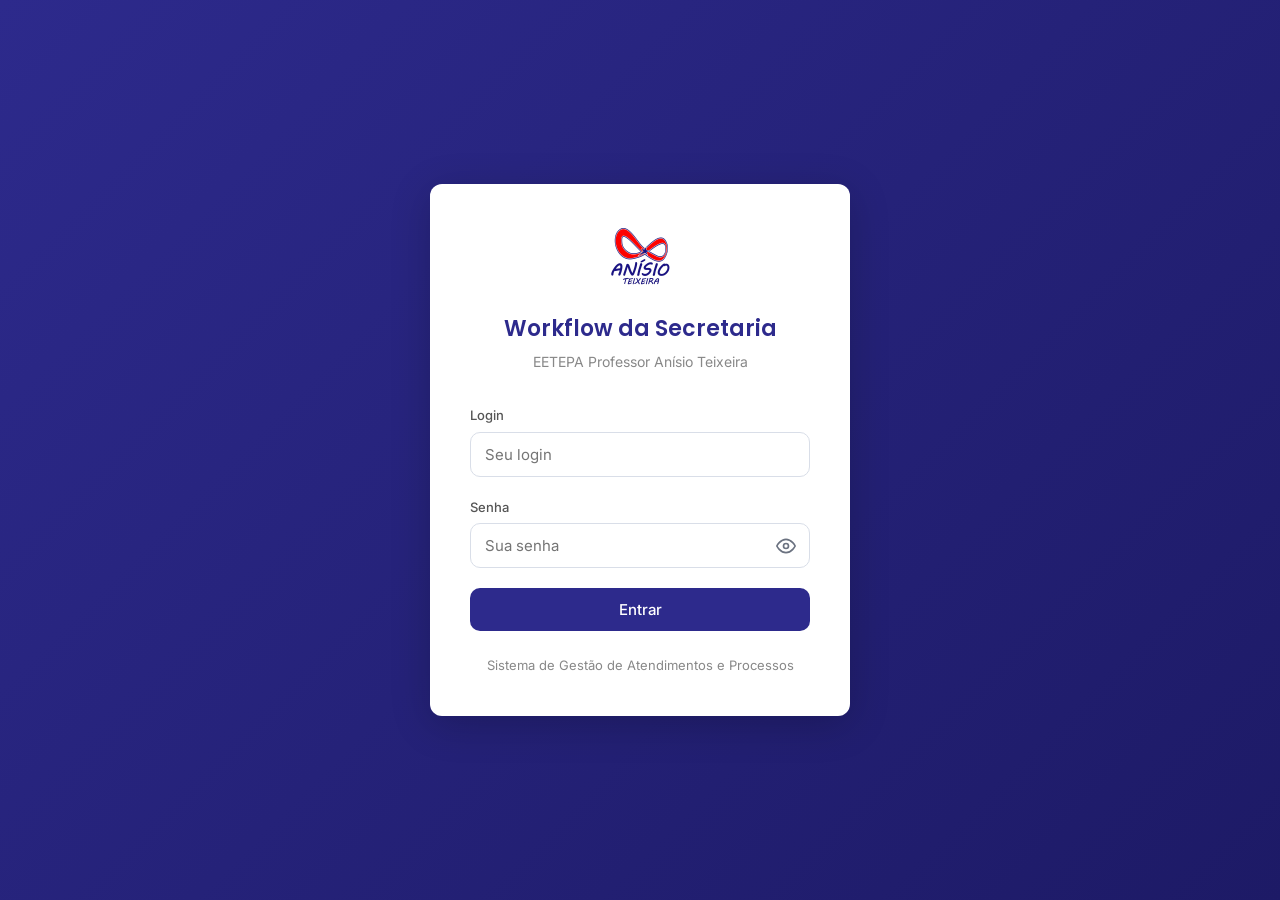
<file: index.html>
<!DOCTYPE html>
<html lang="pt-BR">
<head>
  <meta charset="UTF-8">
  <meta name="viewport" content="width=device-width, initial-scale=1.0">
  <title>Workflow da Secretaria Escolar</title>
  <link rel="icon" href="assets/images/logo-rai.webp">
  <link rel="stylesheet" href="assets/css/style.css">
  <meta http-equiv="refresh" content="0;url=login.html">
</head>
<body>
  <div class="login-page">
    <div class="login-card" style="text-align:center;">
      <div class="login-header">
        <h1>Workflow da Secretaria</h1>
        <p>Redirecionando para o login...</p>
      </div>
      <div class="loading" style="justify-content:center;">
        <div class="spinner"></div>
      </div>
      <div class="login-footer" style="margin-top:16px;">
        <a href="login.html" style="color:var(--primary);">Ir para o login</a>
      </div>
    </div>
  </div>
</body>
</html>
</file>
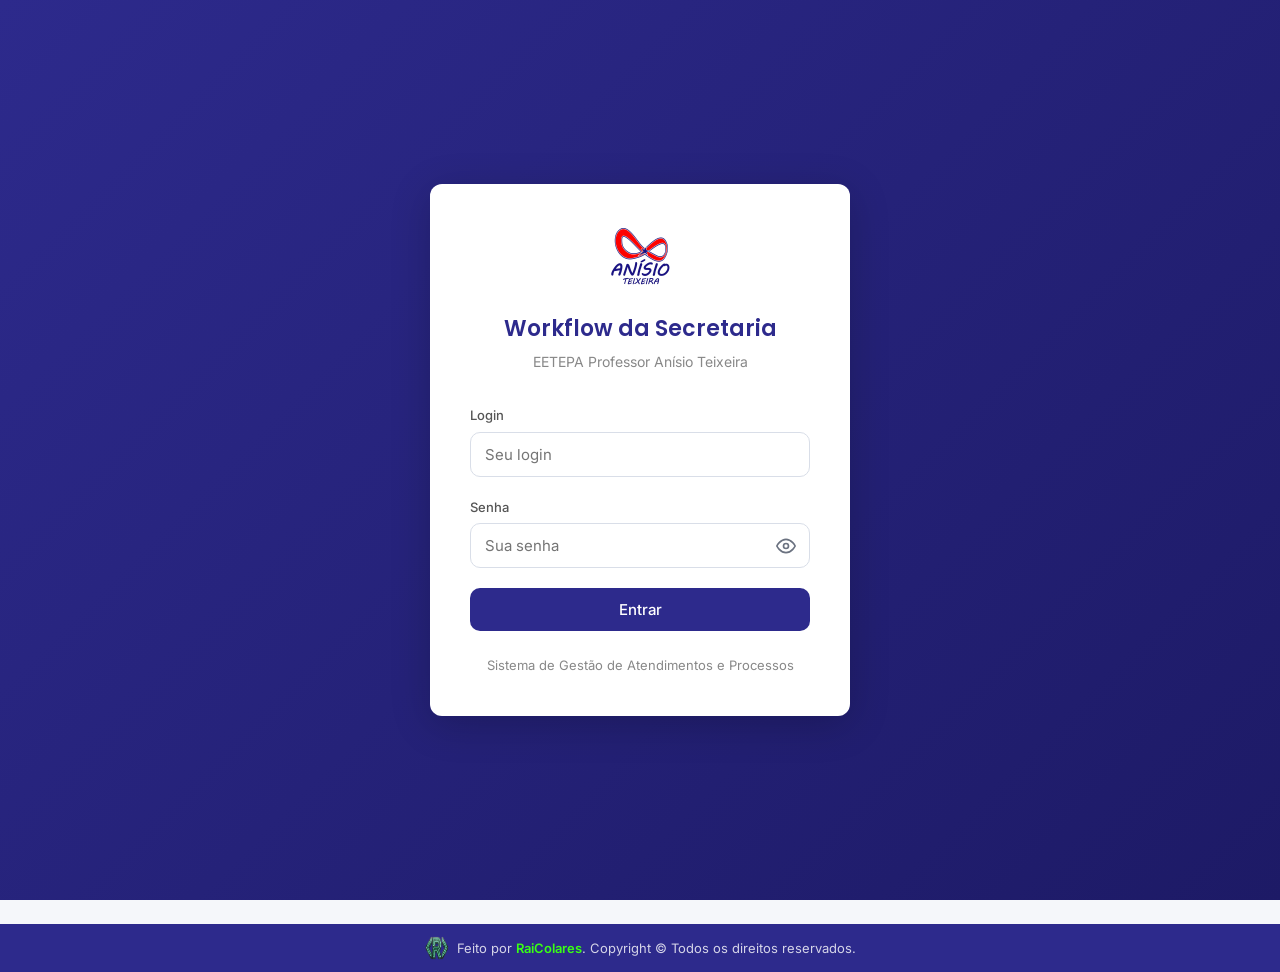
<file: configuracoes.html>
<!DOCTYPE html>
<html lang="pt-BR">
<head>
  <meta charset="UTF-8">
  <meta name="viewport" content="width=device-width, initial-scale=1.0">
  <title>Configurações - Workflow da Secretaria</title>
  <link rel="icon" href="assets/images/logo-rai.webp">
  <link rel="stylesheet" href="assets/css/style.css">
</head>
<body>
  <div class="page-content">
    <h2 style="font-size:20px;color:var(--primary);margin-bottom:20px;">Configurações</h2>

    <div class="grid-2">
      <div class="card">
        <div class="card-header">
          <h3 class="card-title">Tipos de Solicitação</h3>
        </div>
        <div id="tiposList">
          <div class="empty-state"><p>Gerenciamento disponível na próxima versão.</p></div>
        </div>
      </div>

      <div class="card">
        <div class="card-header">
          <h3 class="card-title">Status</h3>
        </div>
        <div>
          <div style="display:flex;flex-wrap:wrap;gap:8px;">
            <span class="badge badge-info">Novo</span>
            <span class="badge badge-info">Recebido</span>
            <span class="badge badge-warning">Em andamento</span>
            <span class="badge badge-warning">Aguardando</span>
            <span class="badge badge-success">Concluído</span>
            <span class="badge badge-success">Entregue</span>
            <span class="badge badge-error">Cancelado</span>
          </div>
        </div>
      </div>

      <div class="card">
        <div class="card-header">
          <h3 class="card-title">Prioridades</h3>
        </div>
        <div>
          <div style="display:flex;flex-wrap:wrap;gap:8px;">
            <span class="badge badge-neutral">Normal</span>
            <span class="badge badge-warning">Alta</span>
            <span class="badge badge-error">Urgente</span>
          </div>
        </div>
      </div>

      <div class="card">
        <div class="card-header">
          <h3 class="card-title">Sessão</h3>
        </div>
        <div>
          <div class="form-group">
            <label class="form-label">Tempo de inatividade (minutos)</label>
            <input type="number" class="form-input" value="30" min="5" max="120">
          </div>
          <button class="btn btn-primary btn-sm">Salvar</button>
        </div>
      </div>
    </div>
  </div>

  <script src="assets/js/utils.js"></script>
  <script src="assets/js/layout.js"></script>
  <script>
    document.addEventListener('DOMContentLoaded', () => {
      requireRole('secretario');
    });
  </script>
</body>
</html>
</file>
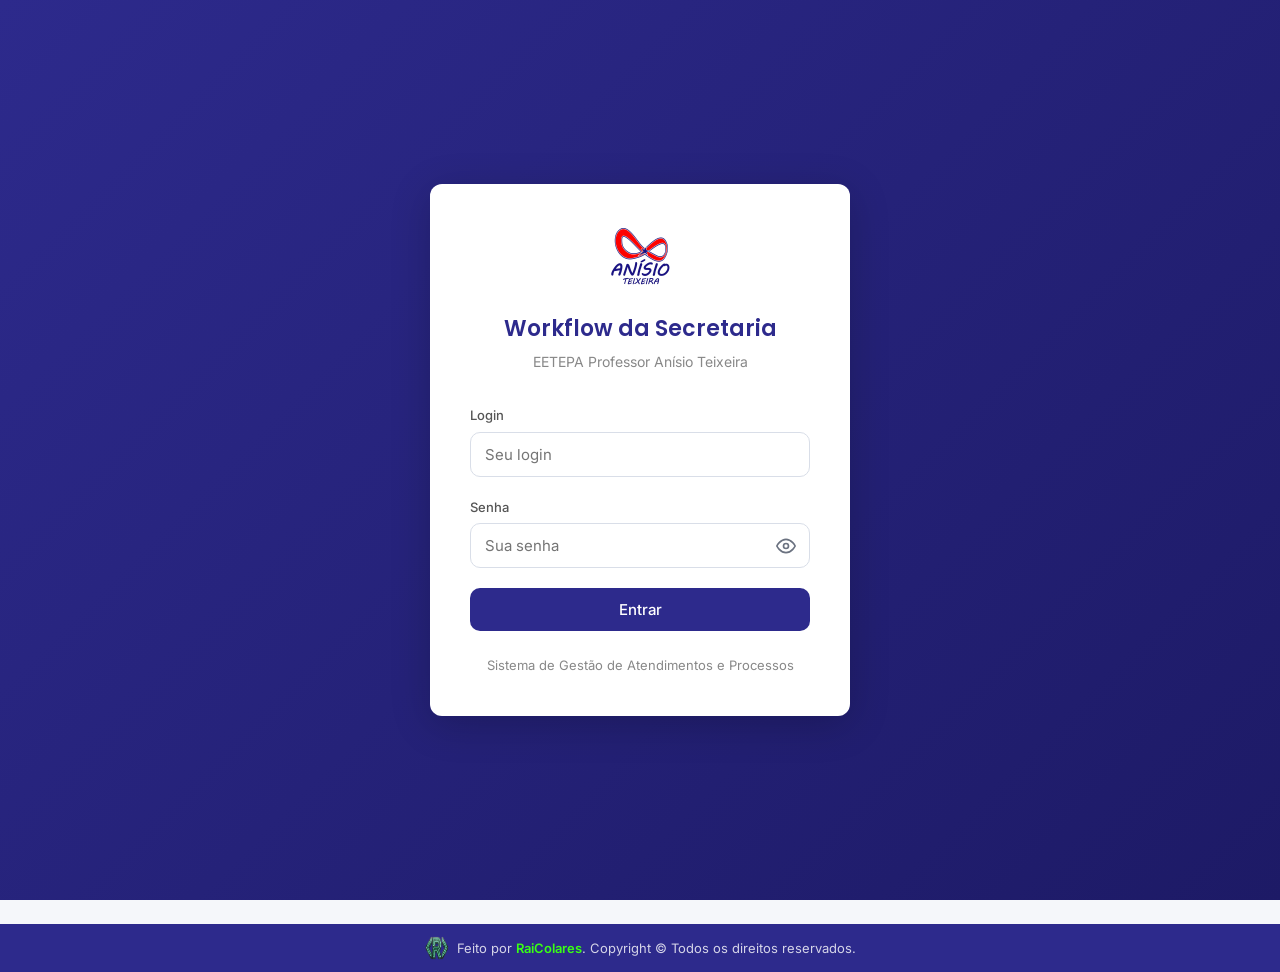
<file: dashboard.html>
<!DOCTYPE html>
<html lang="pt-BR">
<head>
  <meta charset="UTF-8">
  <meta name="viewport" content="width=device-width, initial-scale=1.0">
  <title>Dashboard - Workflow da Secretaria</title>
  <link rel="icon" href="assets/images/logo-rai.webp">
  <link rel="stylesheet" href="assets/css/style.css">
</head>
<body>
  <div class="page-content" id="dashboardContent">
    <div class="stat-cards" id="statCards">
      <div class="stat-card">
        <div class="stat-icon blue">📊</div>
        <div class="stat-info">
          <div class="stat-value" id="totalProtocolos">-</div>
          <div class="stat-label">Total de Protocolos</div>
        </div>
      </div>
      <div class="stat-card">
        <div class="stat-icon yellow">⏳</div>
        <div class="stat-info">
          <div class="stat-value" id="pendentes">-</div>
          <div class="stat-label">Pendentes</div>
        </div>
      </div>
      <div class="stat-card">
        <div class="stat-icon red">🔴</div>
        <div class="stat-info">
          <div class="stat-value" id="atrasados">-</div>
          <div class="stat-label">Atrasados</div>
        </div>
      </div>
      <div class="stat-card">
        <div class="stat-icon green">✅</div>
        <div class="stat-info">
          <div class="stat-value" id="concluidos">-</div>
          <div class="stat-label">Concluídos</div>
        </div>
      </div>
    </div>

    <div class="grid-2">
      <div class="card">
        <div class="card-header">
          <h3 class="card-title">Últimos Protocolos</h3>
        </div>
        <div id="recentProtocolos">
          <div class="empty-state"><p>Nenhum protocolo registrado.</p></div>
        </div>
      </div>

      <div class="card">
        <div class="card-header">
          <h3 class="card-title">Minhas Demandas</h3>
        </div>
        <div id="myDemandas">
          <div class="empty-state"><p>Nenhuma demanda no momento.</p></div>
        </div>
      </div>
    </div>

    <div class="card" style="margin-top:20px;">
      <div class="card-header">
        <h3 class="card-title">Atendimentos por mês</h3>
      </div>
      <div id="chartPlaceholder" style="height:200px;display:flex;align-items:center;justify-content:center;color:#888;">
        <p>Gráfico será carregado com dados do backend.</p>
      </div>
    </div>
  </div>

  <script src="assets/js/utils.js"></script>
  <script src="assets/js/layout.js"></script>
  <script>
    function getSaudacao() {
      const h = new Date().getHours();
      if (h < 12) return 'Bom dia';
      if (h < 18) return 'Boa tarde';
      return 'Boa noite';
    }

    document.addEventListener('DOMContentLoaded', async () => {
      const user = getUser();
      if (!user) return;

      document.getElementById('pageTitle').textContent =
        `${getSaudacao()}, ${user.nome}!`;

      const res = await apiRequest('listar_protocolos');
      const protocolos = res.success ? res.protocolos : [];

      const total = protocolos.length;
      const pendentes = protocolos.filter(p => p.status === 'Recebido' || p.status === 'Em andamento' || p.status === 'Aguardando').length;
      const concluidos = protocolos.filter(p => p.status === 'Concluído' || p.status === 'Entregue').length;
      const atrasados = protocolos.filter(p => {
        if (!p.prazo || p.status === 'Concluído' || p.status === 'Entregue' || p.status === 'Cancelado') return false;
        const dataCriacao = new Date(p.data);
        const diasUteis = p.prazo;
        const prazo = new Date(dataCriacao);
        prazo.setDate(prazo.getDate() + diasUteis * 1.5);
        return new Date() > prazo;
      }).length;

      const minhas = protocolos.filter(p => p.responsavel === user.id).length;
      const minhasConcluidas = protocolos.filter(p =>
        p.responsavel === user.id && (p.status === 'Concluído' || p.status === 'Entregue')
      ).length;
      const hoje = protocolos.filter(p => {
        const data = new Date(p.data);
        const hojeData = new Date();
        return data.toDateString() === hojeData.toDateString();
      }).length;

      if (user.perfil === 'assistente') {
        document.querySelector('.stat-cards').innerHTML = `
          <div class="stat-card">
            <div class="stat-icon blue">📋</div>
            <div class="stat-info">
              <div class="stat-value" id="minhasDemandas">${minhas}</div>
              <div class="stat-label">Minhas Demandas</div>
            </div>
          </div>
          <div class="stat-card">
            <div class="stat-icon yellow">📅</div>
            <div class="stat-info">
              <div class="stat-value" id="hoje">${hoje}</div>
              <div class="stat-label">Hoje</div>
            </div>
          </div>
          <div class="stat-card">
            <div class="stat-icon red">⚡</div>
            <div class="stat-info">
              <div class="stat-value" id="urgentes">${pendentes}</div>
              <div class="stat-label">Pendentes</div>
            </div>
          </div>
          <div class="stat-card">
            <div class="stat-icon green">✅</div>
            <div class="stat-info">
              <div class="stat-value" id="concluidasAssistente">${minhasConcluidas}</div>
              <div class="stat-label">Concluídas</div>
            </div>
          </div>
        `;
      } else {
        document.getElementById('totalProtocolos').textContent = total;
        document.getElementById('pendentes').textContent = pendentes;
        document.getElementById('atrasados').textContent = atrasados;
        document.getElementById('concluidos').textContent = concluidos;
      }

      const recentes = protocolos.sort((a, b) => b.numero?.localeCompare(a.numero || '') || 0).slice(0, 5);
      const recentDiv = document.getElementById('recentProtocolos');
      if (recentes.length > 0) {
        recentDiv.innerHTML = recentes.map(p => `
          <div style="padding:8px 0;border-bottom:1px solid var(--border);">
            <strong>${p.numero}</strong> — ${p.aluno}
            <span class="badge ${getStatusColor(p.status)}" style="float:right">${p.status || 'Recebido'}</span>
          </div>
        `).join('');
      }

      const userDemandas = protocolos.filter(p => p.responsavel === user.id).slice(0, 5);
      const demandasDiv = document.getElementById('myDemandas');
      if (userDemandas.length > 0) {
        demandasDiv.innerHTML = userDemandas.map(p => `
          <div style="padding:8px 0;border-bottom:1px solid var(--border);">
            <strong>${p.numero}</strong> — ${p.aluno}
            <span class="badge ${getStatusColor(p.status)}" style="float:right">${p.status || 'Recebido'}</span>
          </div>
        `).join('');
      }
    });
  </script>
</body>
</html>
</file>
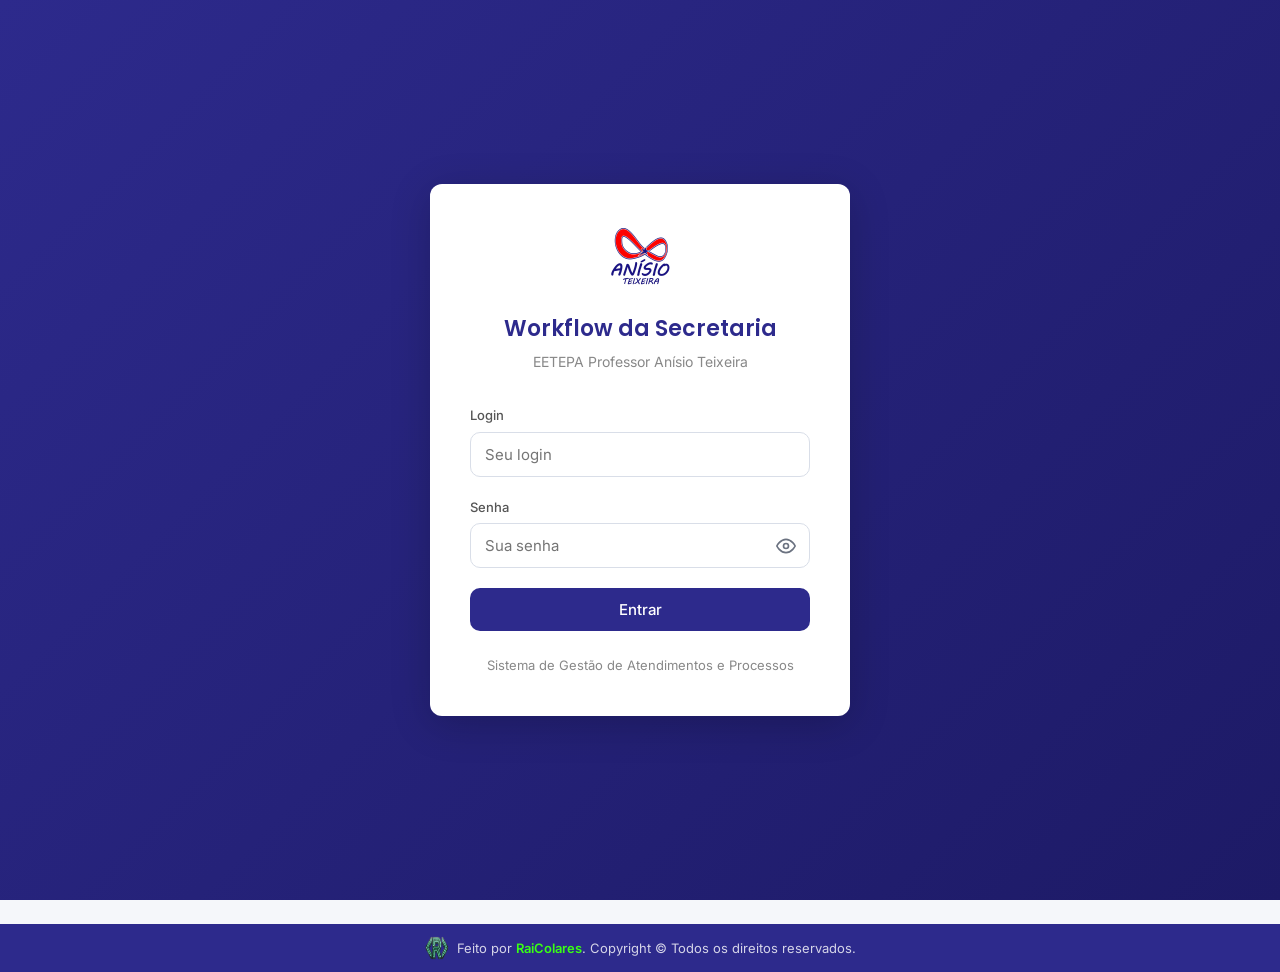
<file: login.html>
<!DOCTYPE html>
<html lang="pt-BR">
<head>
  <meta charset="UTF-8">
  <meta name="viewport" content="width=device-width, initial-scale=1.0">
  <title>Workflow da Secretaria - Login</title>
  <link rel="icon" href="assets/images/logo-rai.webp">
  <link rel="stylesheet" href="assets/css/style.css">
  <style>
    .password-wrapper {
      position: relative;
    }
    .password-wrapper .form-input {
      padding-right: 44px;
    }
    .toggle-password {
      position: absolute;
      right: 8px;
      top: 50%;
      transform: translateY(-50%);
      background: none;
      border: none;
      cursor: pointer;
      padding: 6px;
      color: #6b7280;
      display: flex;
      align-items: center;
      justify-content: center;
      border-radius: 6px;
      transition: color 0.2s;
    }
    .toggle-password:hover {
      color: #374151;
    }
  </style>
</head>
<body>
  <div class="login-page">
    <div class="login-card">
      <div class="login-header">
        <img src="assets/images/logo-at.png" alt="Logo" class="login-logo"
             onerror="this.style.display='none'">
        <h1>Workflow da Secretaria</h1>
        <p>EETEPA Professor Anísio Teixeira</p>
      </div>

      <form class="login-form" onsubmit="handleLogin(event)">
        <div id="loginError" class="toast toast-error" style="display:none;margin-bottom:16px;"></div>

        <div class="form-group">
          <label class="form-label" for="login">Login</label>
          <input type="text" id="login" class="form-input"
                 placeholder="Seu login" autocomplete="username" required>
        </div>

        <div class="form-group">
          <label class="form-label" for="senha">Senha</label>
          <div class="password-wrapper">
            <input type="password" id="senha" class="form-input"
                   placeholder="Sua senha" autocomplete="current-password" required>
            <button type="button" class="toggle-password" onclick="toggleSenha()"
                    aria-label="Mostrar senha" tabindex="-1">
              <svg width="20" height="20" viewBox="0 0 24 24" fill="none"
                   stroke="currentColor" stroke-width="2" stroke-linecap="round"
                   stroke-linejoin="round" id="eyeIcon">
                <path d="M1 12s4-8 11-8 11 8 11 8-4 8-11 8-11-8-11-8z"/>
                <circle cx="12" cy="12" r="3"/>
              </svg>
            </button>
          </div>
        </div>

        <button type="submit" class="btn btn-primary" id="loginBtn">Entrar</button>
      </form>

      <div class="login-footer">
        <p>Sistema de Gestão de Atendimentos e Processos</p>
      </div>
    </div>
  </div>

  <script>
    function toggleSenha() {
      const input = document.getElementById('senha');
      const icon = document.getElementById('eyeIcon');
      if (input.type === 'password') {
        input.type = 'text';
        icon.innerHTML = '<path d="M17.94 17.94A10.07 10.07 0 0 1 12 20c-7 0-11-8-11-8a18.45 18.45 0 0 1 5.06-5.94"/><path d="M9.9 4.24A9.12 9.12 0 0 1 12 4c7 0 11 8 11 8a18.5 18.5 0 0 1-2.16 3.19"/><line x1="1" y1="1" x2="23" y2="23"/><path d="M14.12 14.12a3 3 0 1 1-4.24-4.24"/>';
      } else {
        input.type = 'password';
        icon.innerHTML = '<path d="M1 12s4-8 11-8 11 8 11 8-4 8-11 8-11-8-11-8z"/><circle cx="12" cy="12" r="3"/>';
      }
    }
  </script>
  <script src="assets/js/utils.js"></script>
  <script src="assets/js/auth.js"></script>
  <footer class="app-footer login-footer">
    <div class="footer-content">
      <img src="assets/images/logo-rai.webp" alt="Logo Rai" class="footer-logo"
           onerror="this.style.display='none'">
      <p>Feito por <a href="https://raicolares.github.io/portfolio-rai/" target="_blank" class="footer-author">RaiColares</a>. Copyright &copy; Todos os direitos reservados.</p>
    </div>
  </footer>
</body>
</html>
</file>
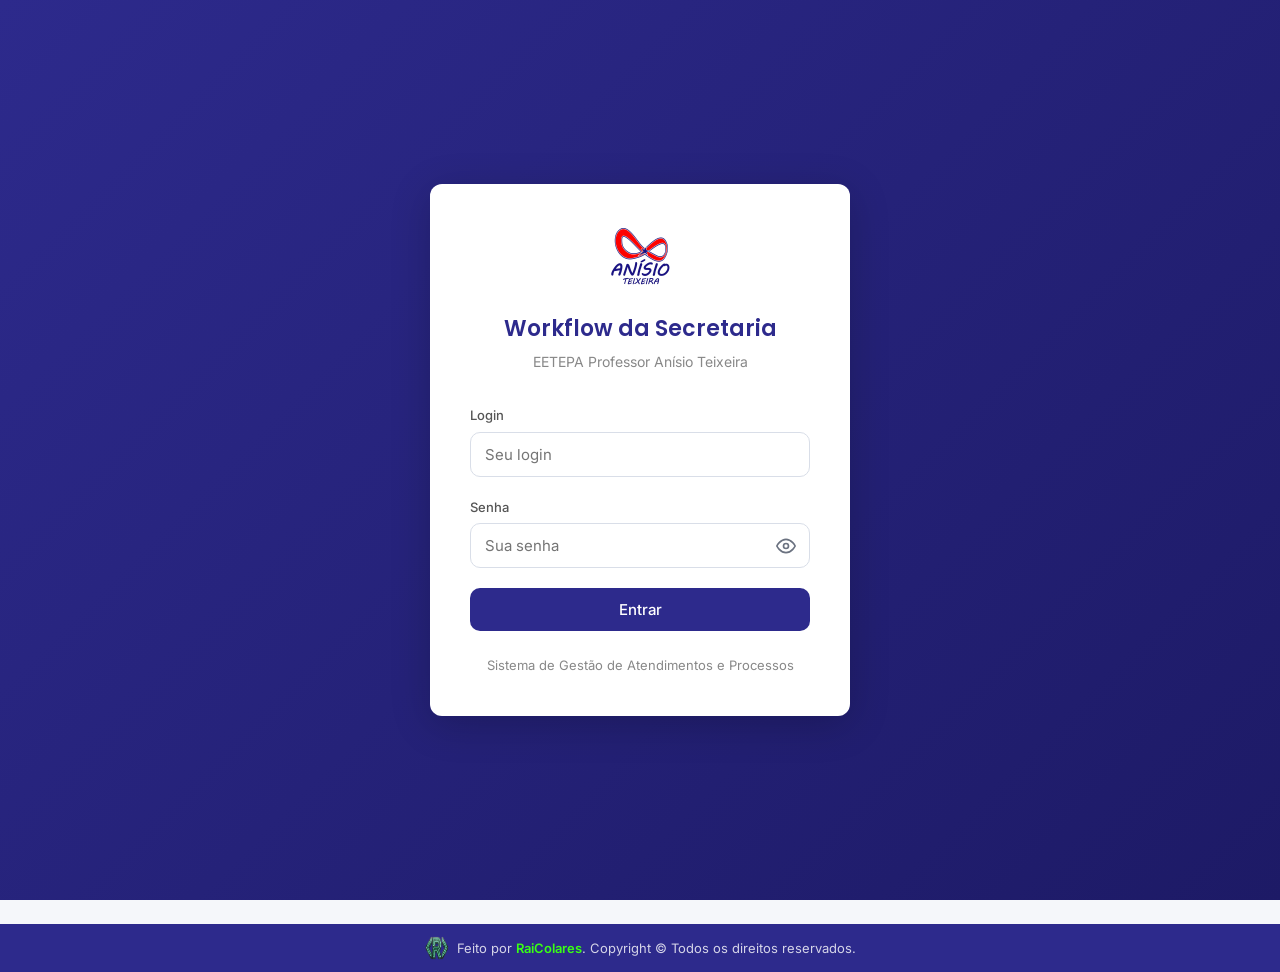
<file: minhas-demandas.html>
<!DOCTYPE html>
<html lang="pt-BR">
<head>
  <meta charset="UTF-8">
  <meta name="viewport" content="width=device-width, initial-scale=1.0">
  <title>Minhas Demandas - Workflow da Secretaria</title>
  <link rel="icon" href="assets/images/logo-rai.webp">
  <link rel="stylesheet" href="assets/css/style.css">
  <style>
    .modal-lg { max-width: 700px; }
    .modal-body-detail { padding: 16px 0; }
    .detail-row { display: flex; padding: 6px 0; border-bottom: 1px solid var(--border); }
    .detail-label { font-weight: 600; min-width: 160px; color: var(--text-secondary); }
    .detail-value { flex: 1; }
  </style>
</head>
<body>
  <div class="page-content">
    <h2 style="font-size:20px;color:var(--primary);margin-bottom:20px;">Minhas Demandas</h2>

    <div class="card">
      <div class="table-container">
        <table>
          <thead>
            <tr>
              <th>Protocolo</th>
              <th>Data</th>
              <th>Aluno</th>
              <th>Solicitação</th>
              <th>Status</th>
              <th>Prazo</th>
              <th style="width:120px;">Ações</th>
            </tr>
          </thead>
          <tbody id="demandasBody"></tbody>
        </table>
      </div>
      <div id="demandasEmpty" class="empty-state" style="display:none;">
        <p>Nenhuma demanda encontrada.</p>
      </div>
    </div>
  </div>

  <div class="modal-overlay" id="protocoloModal">
    <div class="modal modal-lg">
      <div class="modal-header">
        <h3 class="modal-title" id="modalProtocoloTitle">Detalhes do Protocolo</h3>
        <button class="modal-close" onclick="fecharModal()">&times;</button>
      </div>
      <div class="modal-body" id="modalProtocoloBody"></div>
      <div class="modal-footer">
        <button class="btn btn-primary" onclick="imprimirA4()">Imprimir (A4)</button>
        <button class="btn btn-outline" onclick="fecharModal()">Fechar</button>
      </div>
    </div>
  </div>

  <script src="assets/js/utils.js"></script>
  <script src="assets/js/layout.js"></script>
  <script>
    let protocolosCache = [];
    let usuariosMap = {};
    let protocoloAtual = null;

    document.addEventListener('DOMContentLoaded', async () => {
      const user = requireAuth();
      if (!user) return;
      await carregarUsuarios();
      await carregarDemandas(user);
    });

    async function carregarUsuarios() {
      const res = await apiRequest('listar_usuarios');
      if (res.success) {
        res.usuarios.forEach(u => { usuariosMap[u.id] = u.nome; });
      }
    }

    async function carregarDemandas(user) {
      const res = await apiRequest('listar_protocolos');
      const todos = res.success ? res.protocolos : [];
      protocolosCache = todos;
      const minhas = todos.filter(p => p.responsavel === user.id || p.atendidoPor === user.id);

      const tbody = document.getElementById('demandasBody');
      const empty = document.getElementById('demandasEmpty');

      tbody.innerHTML = '';

      if (minhas.length === 0) {
        empty.style.display = 'block';
        return;
      }

      empty.style.display = 'none';

      minhas.sort((a, b) => b.numero.localeCompare(a.numero));
      minhas.forEach(p => {
        const tipoLabel = getTipoLabel(p.tipoSolicitacao);
        const tr = document.createElement('tr');
        tr.innerHTML = `
          <td><strong>${p.numero}</strong></td>
          <td>${p.data ? formatDate(p.data) : '—'}</td>
          <td>${p.aluno}</td>
          <td>${tipoLabel}</td>
          <td><span class="badge ${getStatusColor(p.status)}">${p.status || 'Recebido'}</span></td>
          <td>${p.prazo ? p.prazo + ' dias' : '—'}</td>
          <td>
            <div class="actions">
              <button class="btn btn-outline btn-sm" onclick="verProtocolo('${p.id}')">Ver</button>
              <select class="form-select" style="font-size:12px;padding:4px 6px;width:auto;"
                      onchange="alterarStatus('${p.id}', this.value)">
                <option value="">Status</option>
                <option value="Em andamento">Em andamento</option>
                <option value="Aguardando">Aguardando</option>
                <option value="Concluído">Concluir</option>
              </select>
            </div>
          </td>
        `;
        tbody.appendChild(tr);
      });
    }

    function formatSubtipo(val) {
      if (!val) return '';
      return val.split(',').map(s => {
        const parts = s.split('_');
        if (parts.length === 2) {
          return parts[0].charAt(0).toUpperCase() + parts[0].slice(1) + ' ' + parts[1].replace('via', 'ª via');
        }
        return s.replace('via', 'ª via');
      }).join(', ');
    }

    function getTipoLabel(tipo) {
      if (!tipo) return '—';
      const labels = {
        'prova_2chamada': 'Prova de 2ª chamada',
        'cancelamento_matricula': 'Cancelamento de matrícula',
        'trancamento_matricula': 'Trancamento de matrícula',
        'revisao_prova': 'Revisão de prova',
        'expedicao_historico': 'Expedição de histórico escolar',
        'expedicao_diploma': 'Expedição de Diploma',
        'abono_falta': 'Abono de falta',
        'troca_turno': 'Troca de turno',
        'solicitacao_estagio': 'Solicitação de estágio',
        'solicitacao_vaga': 'Solicitação de vaga',
        'solicitacao_vaga_ch': 'Solicitação de vaga (Competência e Habilidades)',
        'outros': 'Outros',
      };
      return tipo.split(',').map(t => labels[t.trim()] || t.trim()).join(', ');
    }

    async function alterarStatus(id, novoStatus) {
      if (!novoStatus) return;

      const p = protocolosCache.find(x => x.id === id);
      if (!p) return;

      let notificar = false;

      if (novoStatus === 'Concluído' && p.email) {
        notificar = confirm(`Deseja notificar ${p.aluno} por email (${p.email}) sobre a conclusão?`);
      } else if (novoStatus === 'Concluído' && !p.email) {
        showToast('Aluno não possui email cadastrado para notificação.', 'warning');
      }

      const res = await apiRequest('atualizar_status', {
        id,
        status: novoStatus,
        notificar: notificar ? 'true' : 'false',
      });

      if (!res.success) {
        showToast(res.error || 'Erro ao alterar status.', 'error');
        return;
      }

      showToast(`Status alterado para "${novoStatus}"${notificar ? '. Aluno notificado por email!' : ''}`);
      await carregarDemandas(getUser());
    }

    function verProtocolo(id) {
      const p = protocolosCache.find(x => x.id === id);
      if (!p) return;
      protocoloAtual = p;

      const responsavelNome = usuariosMap[p.responsavel] || '—';
      const atendidoPorNome = usuariosMap[p.atendidoPor] || '—';
      const tipoLabel = getTipoLabel(p.tipoSolicitacao);

      let disciplinasHtml = '';
      if (p.disciplinas) {
        try {
          const disc = typeof p.disciplinas === 'string' ? JSON.parse(p.disciplinas) : p.disciplinas;
          if (disc.length > 0) {
            disciplinasHtml = disc.map(d =>
              `<div>• ${d.nome}${d.professor ? ' — Prof. ' + d.professor : ''}</div>`
            ).join('');
          }
        } catch (e) { disciplinasHtml = p.disciplinas; }
      }

      const subtipoLabel = p.subtipo ? formatSubtipo(p.subtipo) : '';

      document.getElementById('modalProtocoloTitle').textContent = `Protocolo ${p.numero}`;
      document.getElementById('modalProtocoloBody').innerHTML = `
        <div class="modal-body-detail">
          <div class="detail-row">
            <span class="detail-label">Protocolo</span>
            <span class="detail-value"><strong>${p.numero}</strong></span>
          </div>
          <div class="detail-row">
            <span class="detail-label">Data</span>
            <span class="detail-value">${p.data ? formatDateTime(p.data) : '—'}</span>
          </div>
          <div class="detail-row">
            <span class="detail-label">Aluno</span>
            <span class="detail-value">${p.aluno}</span>
          </div>
          <div class="detail-row">
            <span class="detail-label">Curso / Turma</span>
            <span class="detail-value">${p.curso || '—'} ${p.turma ? '/ ' + p.turma : ''}</span>
          </div>
          <div class="detail-row">
            <span class="detail-label">Modalidade</span>
            <span class="detail-value">${p.modalidade || '—'}</span>
          </div>
          <div class="detail-row">
            <span class="detail-label">Telefone</span>
            <span class="detail-value">${p.telefone || '—'}</span>
          </div>
          <div class="detail-row">
            <span class="detail-label">Email</span>
            <span class="detail-value">${p.email || '—'}</span>
          </div>
          <div class="detail-row">
            <span class="detail-label">Solicitação</span>
            <span class="detail-value">${tipoLabel}${subtipoLabel ? ' — ' + subtipoLabel : ''}</span>
          </div>
          ${disciplinasHtml ? `
          <div class="detail-row">
            <span class="detail-label">Disciplinas</span>
            <span class="detail-value">${disciplinasHtml}</span>
          </div>` : ''}
          ${p.outrosDescricao ? `
          <div class="detail-row">
            <span class="detail-label">Descrição</span>
            <span class="detail-value">${p.outrosDescricao}</span>
          </div>` : ''}
          ${p.justificativa ? `
          <div class="detail-row">
            <span class="detail-label">Justificativa</span>
            <span class="detail-value">${p.justificativa}</span>
          </div>` : ''}
          ${p.observacoes ? `
          <div class="detail-row">
            <span class="detail-label">Observações</span>
            <span class="detail-value">${p.observacoes}</span>
          </div>` : ''}
          <div class="detail-row">
            <span class="detail-label">Status</span>
            <span class="detail-value"><span class="badge ${getStatusColor(p.status)}">${p.status || 'Recebido'}</span></span>
          </div>
          <div class="detail-row">
            <span class="detail-label">Responsável</span>
            <span class="detail-value">${responsavelNome}</span>
          </div>
          <div class="detail-row">
            <span class="detail-label">Atendido por</span>
            <span class="detail-value">${atendidoPorNome}</span>
          </div>
          <div class="detail-row">
            <span class="detail-label">Prazo</span>
            <span class="detail-value">${p.prazo ? p.prazo + ' dias úteis' : '—'}</span>
          </div>
          ${p.dataConclusao ? `
          <div class="detail-row">
            <span class="detail-label">Concluído em</span>
            <span class="detail-value">${formatDateTime(p.dataConclusao)}</span>
          </div>` : ''}
        </div>
      `;

      document.getElementById('protocoloModal').classList.add('open');
    }

    function fecharModal() {
      document.getElementById('protocoloModal').classList.remove('open');
    }

    function imprimirA4() {
      const p = protocoloAtual;
      if (!p) return;

      const responsavelNome = usuariosMap[p.responsavel] || '—';
      const atendidoPorNome = usuariosMap[p.atendidoPor] || '—';
      const tipoLabel = getTipoLabel(p.tipoSolicitacao);

      const now = new Date();
      const dataStr = now.toLocaleDateString('pt-BR');
      const horaStr = now.toLocaleTimeString('pt-BR');

      const win = window.open('', '_blank');
      win.document.write(`
        <html><head><title>Protocolo ${p.numero}</title>
        <style>
          @page { size: A4; margin: 0; }
          body { font-family: 'Times New Roman', Times, serif; font-size: 12pt; color: #000; padding: 15mm; margin: 0; }
          .container { max-width: 180mm; margin: 0 auto; padding: 0; }
          .header { text-align: center; margin-bottom: 24px; }
          .header img { max-width: 80px; margin-bottom: 8px; }
          .header h1 { font-size: 14pt; font-weight: bold; margin: 4px 0; }
          .header p { font-size: 11pt; margin: 2px 0; }
          .title { text-align: center; font-size: 13pt; font-weight: bold; margin: 20px 0; text-transform: uppercase; letter-spacing: 1px; }
          .info-table { width: 100%; border-collapse: collapse; margin: 16px 0; }
          .info-table td { padding: 5px 8px; border: 1px solid #333; vertical-align: top; }
          .info-table .label { font-weight: bold; width: 120px; background: #f5f5f5; }
          .assinatura { margin-top: 40px; text-align: center; }
          .assinatura .line { border-top: 1px solid #333; width: 300px; margin: 0 auto; padding-top: 6px; font-size: 11pt; }
          .canhoto { margin-top: 40px; border-top: 2px dashed #333; padding-top: 20px; }
          .canhoto h4 { text-align: center; font-size: 11pt; margin: 8px 0; }
          .canhoto .line { border-top: 1px solid #333; width: 250px; margin: 20px auto 0; padding-top: 6px; font-size: 11pt; text-align: center; }
          @media print {
            .no-print { display: none; }
            body { -webkit-print-color-adjust: exact; print-color-adjust: exact; }
          }
        </style>
        </head><body>
        <div class="container">
          <div class="header">
            <img src="assets/images/logo-at.png" alt="Logo" style="max-width:80px;">
            <p>INEP 15209008</p>
            <h1>EETEPA PROFº ANÍSIO TEIXEIRA</h1>
            <p>TRAVESSA DOM PEDRO I, 320 - UMARIZAL, 66050100</p>
          </div>

          <div class="title">Comprovante de Protocolo</div>

          <table class="info-table">
            <tr><td class="label">Protocolo</td><td><strong>${p.numero}</strong></td></tr>
            <tr><td class="label">Data</td><td>${p.data ? new Date(p.data).toLocaleString('pt-BR') : '—'}</td></tr>
            <tr><td class="label">Aluno</td><td>${p.aluno}</td></tr>
            <tr><td class="label">Curso</td><td>${p.curso || '—'}</td></tr>
            <tr><td class="label">Turma</td><td>${p.turma || '—'}</td></tr>
            <tr><td class="label">Modalidade</td><td>${p.modalidade || '—'}</td></tr>
            <tr><td class="label">Telefone</td><td>${p.telefone || '—'}</td></tr>
            <tr><td class="label">Email</td><td>${p.email || '—'}</td></tr>
            <tr><td class="label">Solicitação</td><td>${tipoLabel}${p.subtipo ? ' — ' + formatSubtipo(p.subtipo) : ''}</td></tr>
            <tr><td class="label">Justificativa</td><td>${p.justificativa || '—'}</td></tr>
            <tr><td class="label">Observações</td><td>${p.observacoes || '—'}</td></tr>
            <tr><td class="label">Prazo</td><td>${p.prazo ? p.prazo + ' dias úteis' : '—'}</td></tr>
            <tr><td class="label">Responsável</td><td>${responsavelNome}</td></tr>
            <tr><td class="label">Atendido por</td><td>${atendidoPorNome}</td></tr>
            <tr><td class="label">Status</td><td>${p.status || 'Recebido'}</td></tr>
          </table>

          <div class="assinatura">
            <p>____________________________________</p>
            <p>Assinatura do Aluno / Responsável</p>
          </div>

          <div class="canhoto">
            <h4>--- CANHOTO DO PROTOCOLO ---</h4>
            <p style="text-align:center;font-size:11pt;">
              <strong>${p.numero}</strong> — ${p.aluno}<br>
              ${tipoLabel} — ${dataStr}
            </p>
            <div class="line">
              <p>____________________________________</p>
              <p>Assinatura do Servidor</p>
              <p style="font-size:10pt;color:#555;">${dataStr} às ${horaStr}</p>
            </div>
          </div>

          <p style="text-align:center;font-size:9pt;color:#888;margin-top:20px;">
            Documento gerado pelo sistema Workflow da Secretaria Escolar
          </p>
        </div>
        <script>window.onload=function(){setTimeout(function(){window.print();window.close();},500);}<\\/script>
        </body></html>
      `);
      win.document.close();
    }

    document.getElementById('protocoloModal').addEventListener('click', function(e) {
      if (e.target === this) fecharModal();
    });
  </script>
</body>
</html>
</file>
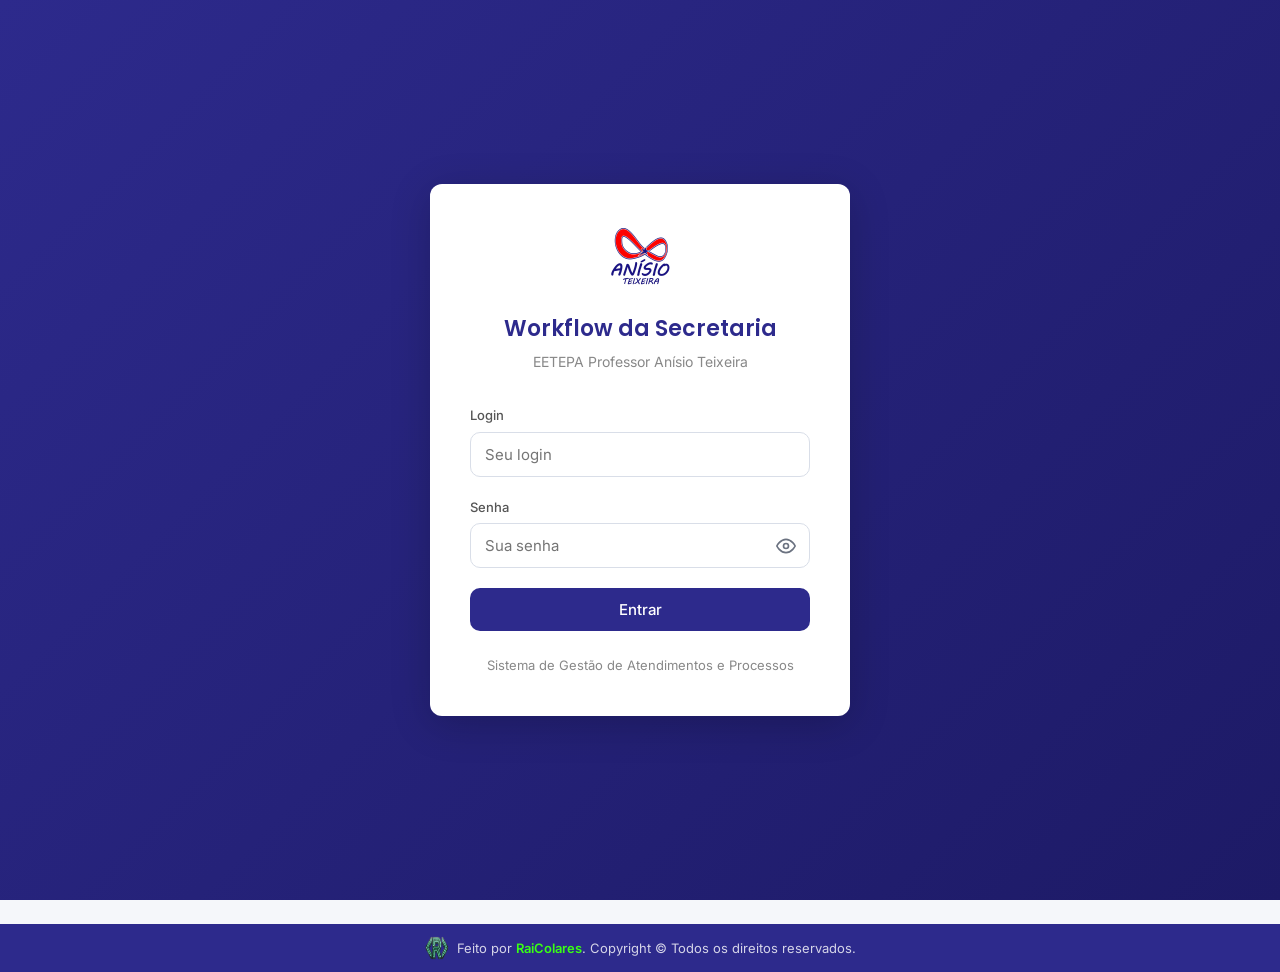
<file: novo-atendimento.html>
<!DOCTYPE html>
<html lang="pt-BR">
<head>
  <meta charset="UTF-8">
  <meta name="viewport" content="width=device-width, initial-scale=1.0">
  <title>Novo Atendimento - Workflow da Secretaria</title>
  <link rel="icon" href="assets/images/logo-rai.webp">
  <link rel="stylesheet" href="assets/css/style.css">
  <style>
    .solicitacao-option { margin-bottom: 8px; }
    .solicitacao-option:last-child { margin-bottom: 0; }
    .disciplina-row { display: flex; gap: 8px; margin-bottom: 8px; align-items: center; }
    .disciplina-row .form-input { flex: 1; }
    .sub-via { display: none; margin-left: 24px; margin-top: 8px; gap: 16px; }
    .sub-via.visible { display: flex; }
  </style>
</head>
<body>
  <div class="page-content">
    <div class="card">
      <div class="card-header">
        <h2 class="card-title">Novo Atendimento</h2>
      </div>

      <form id="protocoloForm">
        <div class="form-row">
          <div class="form-group">
            <label class="form-label">Nº Protocolo</label>
            <input type="text" class="form-input" id="protocoloNumero" readonly
                   value="Aguardando...">
          </div>
          <div class="form-group">
            <label class="form-label">Data</label>
            <input type="text" class="form-input" id="protocoloData" readonly>
          </div>
        </div>

        <div class="form-group">
          <label class="form-label">Aluno <span style="color:var(--red)">*</span></label>
          <input type="text" class="form-input" id="alunoNome"
                 placeholder="Nome completo do aluno" required>
        </div>

        <div class="form-row">
          <div class="form-group">
            <label class="form-label">Curso</label>
            <select class="form-select" id="cursoSelect">
              <option value="">Selecione um curso</option>
            </select>
          </div>
          <div class="form-group">
            <label class="form-label">Turma</label>
            <select class="form-select" id="turmaSelect">
              <option value="">Selecione uma turma</option>
            </select>
          </div>
        </div>

        <div class="form-row">
          <div class="form-group">
            <label class="form-label">Modalidade</label>
            <select class="form-select" id="modalidade">
              <option value="">Selecione</option>
              <option value="Integrado">Integrado</option>
              <option value="Subsequente">Subsequente</option>
              <option value="EJATEC">EJATEC</option>
            </select>
          </div>
          <div class="form-group">
            <label class="form-label">Telefone</label>
            <input type="tel" class="form-input" id="telefone"
                   placeholder="(91) 99999-9999">
          </div>
        </div>

        <div class="form-row">
          <div class="form-group">
            <label class="form-label">Email</label>
            <input type="email" class="form-input" id="email"
                   placeholder="aluno@email.com">
          </div>
          <div class="form-group" style="display:flex;align-items:end;gap:8px;">
            <label class="checkbox-label" style="margin-bottom:4px;">
              <input type="checkbox" id="notificarEmail" checked>
              Notificar por email
            </label>
          </div>
        </div>

        <div class="form-group" id="mensagemOpcionalGroup">
          <label class="form-label">Mensagem opcional (para o email)</label>
          <textarea class="form-textarea" id="mensagemOpcional"
                    placeholder="Escreva um recado opcional para o aluno..."
                    style="min-height:60px;"></textarea>
        </div>

        <div class="form-group">
          <label class="form-label" style="margin-bottom:12px;">
            Solicitação <span style="color:var(--red)">*</span>
          </label>

          <div class="solicitacao-option">
            <label class="checkbox-label">
              <input type="checkbox" name="tipoSolicitacao" value="prova_2chamada"
                     onclick="onTipoSolicitacaoChange()">
              Prova de 2ª chamada
            </label>
            <div class="dynamic-fields" id="fields_prova_2chamada">
              <div id="disciplinasContainer">
                <div class="disciplina-row">
                  <input type="text" class="form-input" name="disciplina_nome[]"
                         placeholder="Nome da disciplina">
                  <input type="text" class="form-input" name="disciplina_professor[]"
                         placeholder="Professor(a)">
                </div>
              </div>
              <button type="button" class="btn btn-outline btn-sm"
                      onclick="addDisciplina()">+ Adicionar disciplina</button>
            </div>
          </div>

          <div class="solicitacao-option">
            <label class="checkbox-label">
              <input type="checkbox" name="tipoSolicitacao" value="cancelamento_matricula"
                     onclick="onTipoSolicitacaoChange()">
              Cancelamento de matrícula
            </label>
          </div>

          <div class="solicitacao-option">
            <label class="checkbox-label">
              <input type="checkbox" name="tipoSolicitacao" value="trancamento_matricula"
                     onclick="onTipoSolicitacaoChange()">
              Trancamento de matrícula
            </label>
          </div>

          <div class="solicitacao-option">
            <label class="checkbox-label">
              <input type="checkbox" name="tipoSolicitacao" value="revisao_prova"
                     onclick="onTipoSolicitacaoChange()">
              Revisão de prova
            </label>
          </div>

          <div class="solicitacao-option">
            <label class="checkbox-label">
              <input type="checkbox" name="tipoSolicitacao" value="expedicao_historico"
                     onclick="onTipoSolicitacaoChange()">
              Expedição de histórico escolar
            </label>
            <div class="sub-via" id="sub_expedicao_historico">
              <label class="radio-label">
                <input type="radio" name="subtipo_historico" value="1via"> 1ª via
              </label>
              <label class="radio-label">
                <input type="radio" name="subtipo_historico" value="2via"> 2ª via
              </label>
            </div>
          </div>

          <div class="solicitacao-option">
            <label class="checkbox-label">
              <input type="checkbox" name="tipoSolicitacao" value="expedicao_diploma"
                     onclick="onTipoSolicitacaoChange()">
              Expedição de Diploma
            </label>
            <div class="sub-via" id="sub_expedicao_diploma">
              <label class="radio-label">
                <input type="radio" name="subtipo_diploma" value="1via"> 1ª via
              </label>
              <label class="radio-label">
                <input type="radio" name="subtipo_diploma" value="2via"> 2ª via
              </label>
            </div>
          </div>

          <div class="solicitacao-option">
            <label class="checkbox-label">
              <input type="checkbox" name="tipoSolicitacao" value="abono_falta"
                     onclick="onTipoSolicitacaoChange()">
              Abono de falta
            </label>
          </div>

          <div class="solicitacao-option">
            <label class="checkbox-label">
              <input type="checkbox" name="tipoSolicitacao" value="troca_turno"
                     onclick="onTipoSolicitacaoChange()">
              Troca de turno
            </label>
          </div>

          <div class="solicitacao-option">
            <label class="checkbox-label">
              <input type="checkbox" name="tipoSolicitacao" value="solicitacao_estagio"
                     onclick="onTipoSolicitacaoChange()">
              Solicitação de estágio
            </label>
          </div>

          <div class="solicitacao-option">
            <label class="checkbox-label">
              <input type="checkbox" name="tipoSolicitacao" value="solicitacao_vaga"
                     onclick="onTipoSolicitacaoChange()">
              Solicitação de vaga
            </label>
          </div>

          <div class="solicitacao-option">
            <label class="checkbox-label">
              <input type="checkbox" name="tipoSolicitacao" value="solicitacao_vaga_ch"
                     onclick="onTipoSolicitacaoChange()">
              Solicitação de vaga através de avaliação por Competência e Habilidades
            </label>
          </div>

          <div class="solicitacao-option">
            <label class="checkbox-label">
              <input type="checkbox" name="tipoSolicitacao" value="outros"
                     onclick="onTipoSolicitacaoChange()">
              Outros
            </label>
            <div class="dynamic-fields" id="fields_outros">
              <textarea class="form-textarea" id="outrosDescricao"
                        placeholder="Descreva a solicitação..."></textarea>
            </div>
          </div>
        </div>

        <div class="form-group">
          <label class="form-label">Justificativa</label>
          <textarea class="form-textarea" id="justificativa"
                    placeholder="Justificativa (opcional)"></textarea>
        </div>

        <div class="form-group">
          <label class="form-label">Observações</label>
          <textarea class="form-textarea" id="observacoes"
                    placeholder="Observações adicionais (opcional)"></textarea>
        </div>

        <div class="form-row">
          <div class="form-group">
            <label class="form-label">Responsável</label>
            <select class="form-select" id="responsavel">
              <option value="">Selecione um responsável</option>
            </select>
          </div>
          <div class="form-group">
            <label class="form-label">Prazo (dias úteis)</label>
            <input type="number" class="form-input" id="prazo" value="3" min="1" max="90">
          </div>
        </div>

        <div style="display:flex;gap:12px;margin-top:24px;">
          <button type="submit" class="btn btn-primary">
            Registrar e Encaminhar
          </button>
          <button type="reset" class="btn btn-outline">Limpar</button>
        </div>
      </form>
    </div>

    <div class="card" id="comprovanteCard" style="display:none;margin-top:20px;">
      <div class="card-header">
        <h3 class="card-title">Comprovante de Protocolo</h3>
      </div>
      <div id="comprovanteContent"></div>
      <div style="display:flex;gap:8px;margin-top:16px;">
        <button class="btn btn-primary" onclick="imprimirComprovante()">
          Imprimir comprovante
        </button>
        <button class="btn btn-outline" onclick="fecharComprovante()">
          Fechar
        </button>
      </div>
    </div>
  </div>

  <script src="assets/js/utils.js"></script>
  <script src="assets/js/layout.js"></script>
  <script>
    let disciplinaCount = 1;

    document.addEventListener('DOMContentLoaded', async () => {
      const user = getUser();
      if (!user) return;

      document.getElementById('protocoloData').value = formatDateTime(new Date());
      document.getElementById('protocoloNumero').value = getProtocolNumber() + '...';

      await carregarCursos();
      await carregarResponsaveis();
      setupCursoTurmaLink();

      document.getElementById('notificarEmail').addEventListener('change', function() {
        const group = document.getElementById('mensagemOpcionalGroup');
        group.style.display = this.checked ? '' : 'none';
      });
    });

    function onTipoSolicitacaoChange() {
      const selected = document.querySelectorAll('input[name="tipoSolicitacao"]:checked');

      document.querySelectorAll('.dynamic-fields').forEach(el => el.classList.remove('visible'));
      document.querySelectorAll('.sub-via').forEach(el => el.classList.remove('visible'));

      selected.forEach(cb => {
        const value = cb.value;
        if (value === 'prova_2chamada') {
          document.getElementById('fields_prova_2chamada').classList.add('visible');
        } else if (value === 'expedicao_historico') {
          document.getElementById('sub_expedicao_historico').classList.add('visible');
        } else if (value === 'expedicao_diploma') {
          document.getElementById('sub_expedicao_diploma').classList.add('visible');
        } else if (value === 'outros') {
          document.getElementById('fields_outros').classList.add('visible');
        }
      });
    }

    function addDisciplina() {
      const container = document.getElementById('disciplinasContainer');
      const row = document.createElement('div');
      row.className = 'disciplina-row';
      row.innerHTML = `
        <input type="text" class="form-input" name="disciplina_nome[]"
               placeholder="Nome da disciplina">
        <input type="text" class="form-input" name="disciplina_professor[]"
               placeholder="Professor(a)">
        <button type="button" class="btn btn-red btn-sm btn-icon"
                onclick="this.parentElement.remove()" title="Remover">
          ×
        </button>
      `;
      container.appendChild(row);
    }

    async function carregarCursos() {
      const user = getUser();
      if (!user) return;

      const cursoSelect = document.getElementById('cursoSelect');
      const turmaSelect = document.getElementById('turmaSelect');

      const res = await apiRequest('listar_turmas');
      const turmas = res.success ? res.turmas : [];
      const cursos = [...new Set(turmas.map(t => t.curso))];

      cursoSelect.innerHTML = '<option value="">Selecione um curso</option>' +
        cursos.map(c => `<option value="${c}">${c}</option>`).join('');

      cursoSelect._turmas = turmas;
      cursoSelect._allTurmas = turmas;
    }

    function setupCursoTurmaLink() {
      const cursoSelect = document.getElementById('cursoSelect');
      const turmaSelect = document.getElementById('turmaSelect');

      cursoSelect.addEventListener('change', () => {
        const curso = cursoSelect.value;
        const turmas = cursoSelect._turmas || [];
        const filtered = curso ? turmas.filter(t => t.curso === curso) : turmas;

        turmaSelect.innerHTML = '<option value="">Selecione uma turma</option>' +
          filtered.map(t => `<option value="${t.turma}">${t.turma}</option>`).join('');

        if (filtered.length === 1) {
          turmaSelect.value = filtered[0].turma;
        }
      });

      turmaSelect.addEventListener('change', () => {
        const turma = turmaSelect.value;
        if (turma) {
          const turmas = cursoSelect._turmas || [];
          const found = turmas.find(t => t.turma === turma);
          if (found) {
            cursoSelect.value = found.curso;
          }
        }
      });
    }

    async function carregarResponsaveis() {
      const select = document.getElementById('responsavel');
      const res = await apiRequest('listar_usuarios');
      const usuarios = res.success ? res.usuarios.filter(u => u.ativo !== false) : [];

      select.innerHTML = '<option value="">Selecione um responsável</option>' +
        usuarios.map(u =>
          `<option value="${u.id}">${u.nome} (${u.perfil === 'secretario' ? 'Secretário' : 'Assistente'})</option>`
        ).join('');
    }

    document.getElementById('protocoloForm').addEventListener('submit', async function(e) {
      e.preventDefault();

      const selected = document.querySelectorAll('input[name="tipoSolicitacao"]:checked');
      if (selected.length === 0) {
        showToast('Selecione pelo menos um tipo de solicitação.', 'error');
        return;
      }

      const aluno = document.getElementById('alunoNome').value.trim();
      if (!aluno) {
        showToast('Informe o nome do aluno.', 'error');
        return;
      }

      const disciplinas = [];
      document.querySelectorAll('.disciplina-row').forEach(row => {
        const inputs = row.querySelectorAll('input');
        if (inputs.length >= 2) {
          const nome = inputs[0].value.trim();
          const prof = inputs[1].value.trim();
          if (nome) disciplinas.push({ nome, professor: prof });
        }
      });

      let subtipo = '';
      const subHistorico = document.querySelector('input[name="subtipo_historico"]:checked');
      const subDiploma = document.querySelector('input[name="subtipo_diploma"]:checked');
      const partes = [];
      if (subHistorico) partes.push('historico_' + subHistorico.value);
      if (subDiploma) partes.push('diploma_' + subDiploma.value);
      if (partes.length > 0) subtipo = partes.join(',');

      let outrosDescricao = '';
      const outrosChecked = document.querySelector('input[name="tipoSolicitacao"][value="outros"]:checked');
      if (outrosChecked) {
        outrosDescricao = document.getElementById('outrosDescricao').value.trim();
      }

      const tiposSelecionados = Array.from(selected).map(cb => cb.value).join(',');

      const data = {
        aluno,
        curso: document.getElementById('cursoSelect').value,
        turma: document.getElementById('turmaSelect').value,
        modalidade: document.getElementById('modalidade').value,
        telefone: document.getElementById('telefone').value.trim(),
        email: document.getElementById('email').value.trim(),
        notificar: document.getElementById('notificarEmail').checked,
        mensagemOpcional: document.getElementById('mensagemOpcional').value.trim(),
        tipoSolicitacao: tiposSelecionados,
        disciplinas,
        subtipo,
        outrosDescricao,
        justificativa: document.getElementById('justificativa').value.trim(),
        observacoes: document.getElementById('observacoes').value.trim(),
        responsavel: document.getElementById('responsavel').value,
        prazo: parseInt(document.getElementById('prazo').value) || 3,
      };

      const submitBtn = this.querySelector('button[type="submit"]');
      submitBtn.disabled = true;
      submitBtn.textContent = 'Salvando...';

      const res = await apiRequest('criar_protocolo', {
        ...data,
        disciplinas: JSON.stringify(disciplinas),
        notificar: data.notificar ? 'true' : 'false',
      });

      submitBtn.disabled = false;
      submitBtn.textContent = 'Registrar e Encaminhar';

      if (!res.success) {
        showToast(res.error || 'Erro ao registrar protocolo.', 'error');
        return;
      }

      const protocoloNum = res.protocolo;
      document.getElementById('protocoloNumero').value = protocoloNum;

      const tipoLabels = Array.from(selected).map(cb => {
        const label = cb.parentElement.textContent.trim();
        return label;
      }).join(', ');
      const responsavelNome = document.getElementById('responsavel').options[
        document.getElementById('responsavel').selectedIndex
      ]?.text || '—';

      const comprovanteHtml = `
        <div style="text-align:center;padding:20px;border:1px solid #ddd;border-radius:12px;">
          <p style="font-size:13px;color:#888;">GOVERNO DO ESTADO DO PARÁ<br>
          SECRETARIA DE ESTADO DE EDUCAÇÃO<br>
          EETEPA PROFESSOR ANÍSIO TEIXEIRA</p>
          <h3 style="color:var(--primary);margin:16px 0 4px;">COMPROVANTE DE PROTOCOLO</h3>
          <p style="font-size:13px;color:#888;margin-bottom:16px;">
            Workflow da Secretaria Escolar</p>
          <hr>
          <p><strong>Protocolo:</strong> ${protocoloNum}</p>
          <p><strong>Data:</strong> ${formatDateTime(new Date())}</p>
          <p><strong>Aluno:</strong> ${data.aluno}</p>
          <p><strong>Curso:</strong> ${data.curso || '—'}</p>
          <p><strong>Turma:</strong> ${data.turma || '—'}</p>
          <p><strong>Solicitação:</strong> ${tipoLabels}
            ${subtipo ? '— ' + subtipo.replace(/via/g, 'ª via').replace(/_/g, ' ') : ''}
          </p>
          ${data.justificativa ? `<p><strong>Justificativa:</strong> ${data.justificativa}</p>` : ''}
          <p><strong>Prazo previsto:</strong> ${data.prazo} dias úteis</p>
          <p><strong>Atendido por:</strong> ${getUser()?.nome || '—'}</p>
          <p><strong>Responsável:</strong> ${responsavelNome}</p>
          <p><strong>Situação:</strong> Recebido</p>
          <hr style="margin:16px 0;">
          <p style="font-size:12px;color:#888;">
            Este comprovante confirma o registro da solicitação junto à Secretaria Escolar.</p>
        </div>
      `;

      document.getElementById('comprovanteContent').innerHTML = comprovanteHtml;
      document.getElementById('comprovanteCard').style.display = 'block';

      showToast('Protocolo registrado com sucesso!', 'success');
    });

    function imprimirComprovante() {
      const content = document.getElementById('comprovanteContent').innerHTML;
      const win = window.open('', '_blank');
      win.document.write(`
        <html><head><title>Comprovante de Protocolo</title>
        <link rel="stylesheet" href="assets/css/style.css">
        <style>body{padding:40px;font-family:'Inter',sans-serif;}
        @media print{body{padding:20px;}}</style>
        </head><body>${content}
        <script>window.onload=function(){window.print();window.close();}<\/script>
        </body></html>
      `);
      win.document.close();
    }

    function fecharComprovante() {
      document.getElementById('comprovanteCard').style.display = 'none';
    }
  </script>
</body>
</html>
</file>
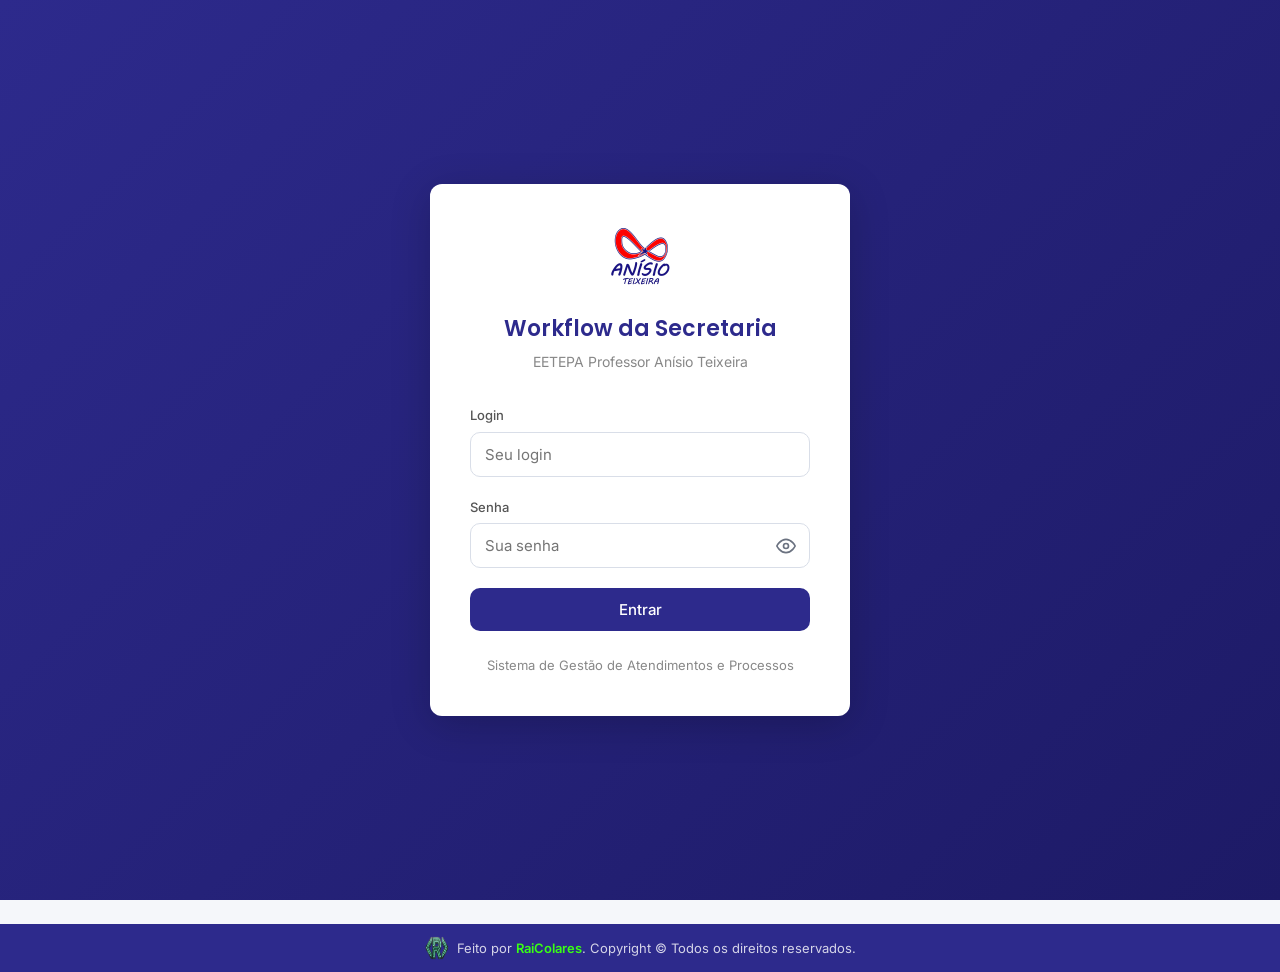
<file: protocolos.html>
<!DOCTYPE html>
<html lang="pt-BR">
<head>
  <meta charset="UTF-8">
  <meta name="viewport" content="width=device-width, initial-scale=1.0">
  <title>Protocolos - Workflow da Secretaria</title>
  <link rel="icon" href="assets/images/logo-rai.webp">
  <link rel="stylesheet" href="assets/css/style.css">
  <style>
    .modal-lg { max-width: 700px; }
    .modal-body-detail { padding: 16px 0; }
    .detail-row { display: flex; padding: 6px 0; border-bottom: 1px solid var(--border); }
    .detail-label { font-weight: 600; min-width: 160px; color: var(--text-secondary); }
    .detail-value { flex: 1; }
  </style>
</head>
<body>
  <div class="page-content">
    <h2 style="font-size:20px;color:var(--primary);margin-bottom:20px;">Todos os Protocolos</h2>

    <div class="filters-bar">
      <div class="form-group">
        <label class="form-label">Aluno</label>
        <input type="text" class="form-input" id="filtroAluno" placeholder="Buscar aluno...">
      </div>
      <div class="form-group">
        <label class="form-label">Curso</label>
        <input type="text" class="form-input" id="filtroCurso" placeholder="Curso">
      </div>
      <div class="form-group">
        <label class="form-label">Turma</label>
        <input type="text" class="form-input" id="filtroTurma" placeholder="Turma">
      </div>
      <div class="form-group">
        <label class="form-label">Status</label>
        <select class="form-select" id="filtroStatus">
          <option value="">Todos</option>
          <option value="Recebido">Recebido</option>
          <option value="Em andamento">Em andamento</option>
          <option value="Aguardando">Aguardando</option>
          <option value="Concluído">Concluído</option>
          <option value="Entregue">Entregue</option>
          <option value="Cancelado">Cancelado</option>
        </select>
      </div>
      <div class="form-group">
        <label class="form-label">Responsável</label>
        <select class="form-select" id="filtroResponsavel">
          <option value="">Todos</option>
          <option value="1">Rai Colares</option>
          <option value="2">Wal</option>
        </select>
      </div>
      <div class="form-group" style="display:flex;align-items:end;">
        <button class="btn btn-primary btn-sm" onclick="aplicarFiltros()">Filtrar</button>
        <button class="btn btn-ghost btn-sm" onclick="limparFiltros()" style="margin-left:4px;">
          Limpar
        </button>
      </div>
    </div>

    <div class="card">
      <div class="table-container">
        <table>
          <thead>
            <tr>
              <th>Protocolo</th>
              <th>Data</th>
              <th>Aluno</th>
              <th>Solicitação</th>
              <th>Status</th>
              <th>Responsável</th>
              <th style="width:100px;">Ações</th>
            </tr>
          </thead>
          <tbody id="protocolosBody"></tbody>
        </table>
      </div>
      <div id="protocolosEmpty" class="empty-state" style="display:none;">
        <p>Nenhum protocolo encontrado.</p>
      </div>
    </div>
  </div>

  <div class="modal-overlay" id="protocoloModal">
    <div class="modal modal-lg">
      <div class="modal-header">
        <h3 class="modal-title" id="modalProtocoloTitle">Detalhes do Protocolo</h3>
        <button class="modal-close" onclick="fecharModal()">&times;</button>
      </div>
      <div class="modal-body" id="modalProtocoloBody"></div>
      <div class="modal-footer">
        <button class="btn btn-primary" onclick="imprimirA4()">Imprimir (A4)</button>
        <button class="btn btn-outline" onclick="fecharModal()">Fechar</button>
      </div>
    </div>
  </div>

  <script src="assets/js/utils.js"></script>
  <script src="assets/js/layout.js"></script>
  <script>
    let usuariosMap = {};
    let protocolosCache = [];
    let protocoloAtual = null;
    let currentUser = null;

    document.addEventListener('DOMContentLoaded', async () => {
      currentUser = requireAuth();
      if (!currentUser) return;
      await carregarUsuarios();
      await carregarProtocolos();
      setupFilters();
    });

    async function carregarUsuarios() {
      const res = await apiRequest('listar_usuarios');
      if (res.success) {
        res.usuarios.forEach(u => { usuariosMap[u.id] = u.nome; });
      }
      const select = document.getElementById('filtroResponsavel');
      const options = res.success
        ? res.usuarios.map(u => `<option value="${u.id}">${u.nome}</option>`).join('')
        : '';
      select.innerHTML = '<option value="">Todos</option>' + options;
    }

    async function carregarProtocolos(filtros = {}) {
      const res = await apiRequest('listar_protocolos');
      protocolosCache = res.success ? res.protocolos : [];
      let protocolos = [...protocolosCache];

      if (filtros.aluno) {
        protocolos = protocolos.filter(p =>
          p.aluno.toLowerCase().includes(filtros.aluno.toLowerCase()));
      }
      if (filtros.status) {
        protocolos = protocolos.filter(p => p.status === filtros.status);
      }
      if (filtros.responsavel) {
        protocolos = protocolos.filter(p => p.responsavel === filtros.responsavel);
      }

      const tbody = document.getElementById('protocolosBody');
      const empty = document.getElementById('protocolosEmpty');

      tbody.innerHTML = '';

      if (protocolos.length === 0) {
        empty.style.display = 'block';
        return;
      }

      empty.style.display = 'none';
      protocolos.sort((a, b) => b.numero.localeCompare(a.numero));

      protocolos.forEach(p => {
        const responsavelNome = usuariosMap[p.responsavel] || '—';
        const tipoLabel = getTipoLabel(p.tipoSolicitacao);
        const tr = document.createElement('tr');
        tr.innerHTML = `
          <td><strong>${p.numero}</strong></td>
          <td>${p.data ? formatDate(p.data) : '—'}</td>
          <td>${p.aluno}</td>
          <td>${tipoLabel}</td>
          <td><span class="badge ${getStatusColor(p.status)}">${p.status || 'Recebido'}</span></td>
          <td>${responsavelNome}</td>
          <td>
            <div class="actions">
              <button class="btn btn-outline btn-sm" onclick="verProtocolo('${p.id}')">Ver</button>
              <select class="form-select" style="font-size:12px;padding:4px 6px;width:auto;"
                      onchange="alterarStatus('${p.id}', this.value)">
                <option value="">Status</option>
                <option value="Em andamento">Em andamento</option>
                <option value="Aguardando">Aguardando</option>
                <option value="Concluído">Concluir</option>
                <option value="Cancelado">Cancelar</option>
              </select>
              ${currentUser.perfil === 'secretario'
                ? `<button class="btn btn-red btn-sm" onclick="excluirProtocolo('${p.id}')">Excluir</button>`
                : ''}
            </div>
          </td>
        `;
        tbody.appendChild(tr);
      });
    }

    function formatSubtipo(val) {
      if (!val) return '';
      return val.split(',').map(s => {
        const parts = s.split('_');
        if (parts.length === 2) {
          return parts[0].charAt(0).toUpperCase() + parts[0].slice(1) + ' ' + parts[1].replace('via', 'ª via');
        }
        return s.replace('via', 'ª via');
      }).join(', ');
    }

    function getTipoLabel(tipo) {
      if (!tipo) return '—';
      const labels = {
        'prova_2chamada': 'Prova de 2ª chamada',
        'cancelamento_matricula': 'Cancelamento de matrícula',
        'trancamento_matricula': 'Trancamento de matrícula',
        'revisao_prova': 'Revisão de prova',
        'expedicao_historico': 'Expedição de histórico escolar',
        'expedicao_diploma': 'Expedição de Diploma',
        'abono_falta': 'Abono de falta',
        'troca_turno': 'Troca de turno',
        'solicitacao_estagio': 'Solicitação de estágio',
        'solicitacao_vaga': 'Solicitação de vaga',
        'solicitacao_vaga_ch': 'Solicitação de vaga (Competência e Habilidades)',
        'outros': 'Outros',
      };
      return tipo.split(',').map(t => labels[t.trim()] || t.trim()).join(', ');
    }

    function verProtocolo(id) {
      const p = protocolosCache.find(x => x.id === id);
      if (!p) return;
      protocoloAtual = p;

      const responsavelNome = usuariosMap[p.responsavel] || '—';
      const atendidoPorNome = usuariosMap[p.atendidoPor] || '—';
      const tipoLabel = getTipoLabel(p.tipoSolicitacao);

      let disciplinasHtml = '';
      if (p.disciplinas) {
        try {
          const disc = typeof p.disciplinas === 'string' ? JSON.parse(p.disciplinas) : p.disciplinas;
          if (disc.length > 0) {
            disciplinasHtml = disc.map(d =>
              `<div>• ${d.nome}${d.professor ? ' — Prof. ' + d.professor : ''}</div>`
            ).join('');
          }
        } catch (e) { disciplinasHtml = p.disciplinas; }
      }

      const subtipoLabel = p.subtipo ? formatSubtipo(p.subtipo) : '';

      document.getElementById('modalProtocoloTitle').textContent = `Protocolo ${p.numero}`;
      document.getElementById('modalProtocoloBody').innerHTML = `
        <div class="modal-body-detail">
          <div class="detail-row">
            <span class="detail-label">Protocolo</span>
            <span class="detail-value"><strong>${p.numero}</strong></span>
          </div>
          <div class="detail-row">
            <span class="detail-label">Data</span>
            <span class="detail-value">${p.data ? formatDateTime(p.data) : '—'}</span>
          </div>
          <div class="detail-row">
            <span class="detail-label">Aluno</span>
            <span class="detail-value">${p.aluno}</span>
          </div>
          <div class="detail-row">
            <span class="detail-label">Curso / Turma</span>
            <span class="detail-value">${p.curso || '—'} ${p.turma ? '/ ' + p.turma : ''}</span>
          </div>
          <div class="detail-row">
            <span class="detail-label">Modalidade</span>
            <span class="detail-value">${p.modalidade || '—'}</span>
          </div>
          <div class="detail-row">
            <span class="detail-label">Telefone</span>
            <span class="detail-value">${p.telefone || '—'}</span>
          </div>
          <div class="detail-row">
            <span class="detail-label">Email</span>
            <span class="detail-value">${p.email || '—'}</span>
          </div>
          <div class="detail-row">
            <span class="detail-label">Solicitação</span>
            <span class="detail-value">${tipoLabel}${subtipoLabel ? ' — ' + subtipoLabel : ''}</span>
          </div>
          ${disciplinasHtml ? `
          <div class="detail-row">
            <span class="detail-label">Disciplinas</span>
            <span class="detail-value">${disciplinasHtml}</span>
          </div>` : ''}
          ${p.outrosDescricao ? `
          <div class="detail-row">
            <span class="detail-label">Descrição</span>
            <span class="detail-value">${p.outrosDescricao}</span>
          </div>` : ''}
          ${p.justificativa ? `
          <div class="detail-row">
            <span class="detail-label">Justificativa</span>
            <span class="detail-value">${p.justificativa}</span>
          </div>` : ''}
          ${p.observacoes ? `
          <div class="detail-row">
            <span class="detail-label">Observações</span>
            <span class="detail-value">${p.observacoes}</span>
          </div>` : ''}
          <div class="detail-row">
            <span class="detail-label">Status</span>
            <span class="detail-value"><span class="badge ${getStatusColor(p.status)}">${p.status || 'Recebido'}</span></span>
          </div>
          <div class="detail-row">
            <span class="detail-label">Responsável</span>
            <span class="detail-value">${responsavelNome}</span>
          </div>
          <div class="detail-row">
            <span class="detail-label">Atendido por</span>
            <span class="detail-value">${atendidoPorNome}</span>
          </div>
          <div class="detail-row">
            <span class="detail-label">Prazo</span>
            <span class="detail-value">${p.prazo ? p.prazo + ' dias úteis' : '—'}</span>
          </div>
          ${p.dataConclusao ? `
          <div class="detail-row">
            <span class="detail-label">Concluído em</span>
            <span class="detail-value">${formatDateTime(p.dataConclusao)}</span>
          </div>` : ''}
        </div>
      `;

      document.getElementById('protocoloModal').classList.add('open');
    }

    function fecharModal() {
      document.getElementById('protocoloModal').classList.remove('open');
    }

    function imprimirA4() {
      const p = protocoloAtual;
      if (!p) return;

      const responsavelNome = usuariosMap[p.responsavel] || '—';
      const atendidoPorNome = usuariosMap[p.atendidoPor] || '—';
      const tipoLabel = getTipoLabel(p.tipoSolicitacao);

      const now = new Date();
      const dataStr = now.toLocaleDateString('pt-BR');
      const horaStr = now.toLocaleTimeString('pt-BR');

      const win = window.open('', '_blank');
      win.document.write(`
        <html><head><title>Protocolo ${p.numero}</title>
        <style>
          @page { size: A4; margin: 0; }
          body { font-family: 'Times New Roman', Times, serif; font-size: 12pt; color: #000; padding: 15mm; margin: 0; }
          .container { max-width: 180mm; margin: 0 auto; padding: 0; }
          .header { text-align: center; margin-bottom: 24px; }
          .header img { max-width: 80px; margin-bottom: 8px; }
          .header h1 { font-size: 14pt; font-weight: bold; margin: 4px 0; }
          .header p { font-size: 11pt; margin: 2px 0; }
          .title { text-align: center; font-size: 13pt; font-weight: bold; margin: 20px 0; text-transform: uppercase; letter-spacing: 1px; }
          .info-table { width: 100%; border-collapse: collapse; margin: 16px 0; }
          .info-table td { padding: 5px 8px; border: 1px solid #333; vertical-align: top; }
          .info-table .label { font-weight: bold; width: 120px; background: #f5f5f5; }
          .assinatura { margin-top: 40px; text-align: center; }
          .assinatura .line { border-top: 1px solid #333; width: 300px; margin: 0 auto; padding-top: 6px; font-size: 11pt; }
          .canhoto { margin-top: 40px; border-top: 2px dashed #333; padding-top: 20px; }
          .canhoto h4 { text-align: center; font-size: 11pt; margin: 8px 0; }
          .canhoto .line { border-top: 1px solid #333; width: 250px; margin: 20px auto 0; padding-top: 6px; font-size: 11pt; text-align: center; }
          @media print {
            .no-print { display: none; }
            body { -webkit-print-color-adjust: exact; print-color-adjust: exact; }
          }
        </style>
        </head><body>
        <div class="container">
          <div class="header">
            <img src="assets/images/logo-at.png" alt="Logo" style="max-width:80px;">
            <p>INEP 15209008</p>
            <h1>EETEPA PROFº ANÍSIO TEIXEIRA</h1>
            <p>TRAVESSA DOM PEDRO I, 320 - UMARIZAL, 66050100</p>
          </div>

          <div class="title">Comprovante de Protocolo</div>

          <table class="info-table">
            <tr><td class="label">Protocolo</td><td><strong>${p.numero}</strong></td></tr>
            <tr><td class="label">Data</td><td>${p.data ? new Date(p.data).toLocaleString('pt-BR') : '—'}</td></tr>
            <tr><td class="label">Aluno</td><td>${p.aluno}</td></tr>
            <tr><td class="label">Curso</td><td>${p.curso || '—'}</td></tr>
            <tr><td class="label">Turma</td><td>${p.turma || '—'}</td></tr>
            <tr><td class="label">Modalidade</td><td>${p.modalidade || '—'}</td></tr>
            <tr><td class="label">Telefone</td><td>${p.telefone || '—'}</td></tr>
            <tr><td class="label">Email</td><td>${p.email || '—'}</td></tr>
            <tr><td class="label">Solicitação</td><td>${tipoLabel}${p.subtipo ? ' — ' + formatSubtipo(p.subtipo) : ''}</td></tr>
            <tr><td class="label">Justificativa</td><td>${p.justificativa || '—'}</td></tr>
            <tr><td class="label">Observações</td><td>${p.observacoes || '—'}</td></tr>
            <tr><td class="label">Prazo</td><td>${p.prazo ? p.prazo + ' dias úteis' : '—'}</td></tr>
            <tr><td class="label">Responsável</td><td>${responsavelNome}</td></tr>
            <tr><td class="label">Atendido por</td><td>${atendidoPorNome}</td></tr>
            <tr><td class="label">Status</td><td>${p.status || 'Recebido'}</td></tr>
          </table>

          <div class="assinatura">
            <p>____________________________________</p>
            <p>Assinatura do Aluno / Responsável</p>
          </div>

          <div class="canhoto">
            <h4>--- CANHOTO DO PROTOCOLO ---</h4>
            <p style="text-align:center;font-size:11pt;">
              <strong>${p.numero}</strong> — ${p.aluno}<br>
              ${tipoLabel} — ${dataStr}
            </p>
            <div class="line">
              <p>____________________________________</p>
              <p>Assinatura do Servidor</p>
              <p style="font-size:10pt;color:#555;">${dataStr} às ${horaStr}</p>
            </div>
          </div>

          <p style="text-align:center;font-size:9pt;color:#888;margin-top:20px;">
            Documento gerado pelo sistema Workflow da Secretaria Escolar
          </p>
        </div>
        <script>window.onload=function(){setTimeout(function(){window.print();window.close();},500);}<\\/script>
        </body></html>
      `);
      win.document.close();
    }

    async function alterarStatus(id, novoStatus) {
      if (!novoStatus) return;

      const p = protocolosCache.find(x => x.id === id);
      if (!p) return;

      let notificar = false;

      if (novoStatus === 'Concluído' && p.email) {
        notificar = confirm(`Deseja notificar ${p.aluno} por email (${p.email}) sobre a conclusão?`);
      } else if (novoStatus === 'Concluído' && !p.email) {
        showToast('Aluno não possui email cadastrado para notificação.', 'warning');
      }

      const res = await apiRequest('atualizar_status', {
        id,
        status: novoStatus,
        notificar: notificar ? 'true' : 'false',
      });

      if (!res.success) {
        showToast(res.error || 'Erro ao alterar status.', 'error');
        return;
      }

      showToast(`Status alterado para "${novoStatus}"${notificar ? '. Aluno notificado por email!' : ''}`);
      await carregarProtocolos();
    }

    async function excluirProtocolo(id) {
      if (!confirm('Tem certeza que deseja excluir este protocolo? Esta ação não pode ser desfeita.')) return;

      const res = await apiRequest('excluir_protocolo', { id });

      if (!res.success) {
        showToast(res.error || 'Erro ao excluir protocolo.', 'error');
        return;
      }

      await carregarProtocolos();
      showToast('Protocolo excluído com sucesso!');
    }

    function setupFilters() {
      document.getElementById('filtroAluno').addEventListener('input', debounce(aplicarFiltros, 400));
    }

    function aplicarFiltros() {
      const filtros = {
        aluno: document.getElementById('filtroAluno').value,
        status: document.getElementById('filtroStatus').value,
        responsavel: document.getElementById('filtroResponsavel').value,
      };
      carregarProtocolos(filtros);
    }

    function limparFiltros() {
      document.getElementById('filtroAluno').value = '';
      document.getElementById('filtroCurso').value = '';
      document.getElementById('filtroTurma').value = '';
      document.getElementById('filtroStatus').value = '';
      document.getElementById('filtroResponsavel').value = '';
      carregarProtocolos();
    }

    document.getElementById('protocoloModal').addEventListener('click', function(e) {
      if (e.target === this) fecharModal();
    });
  </script>
</body>
</html>
</file>
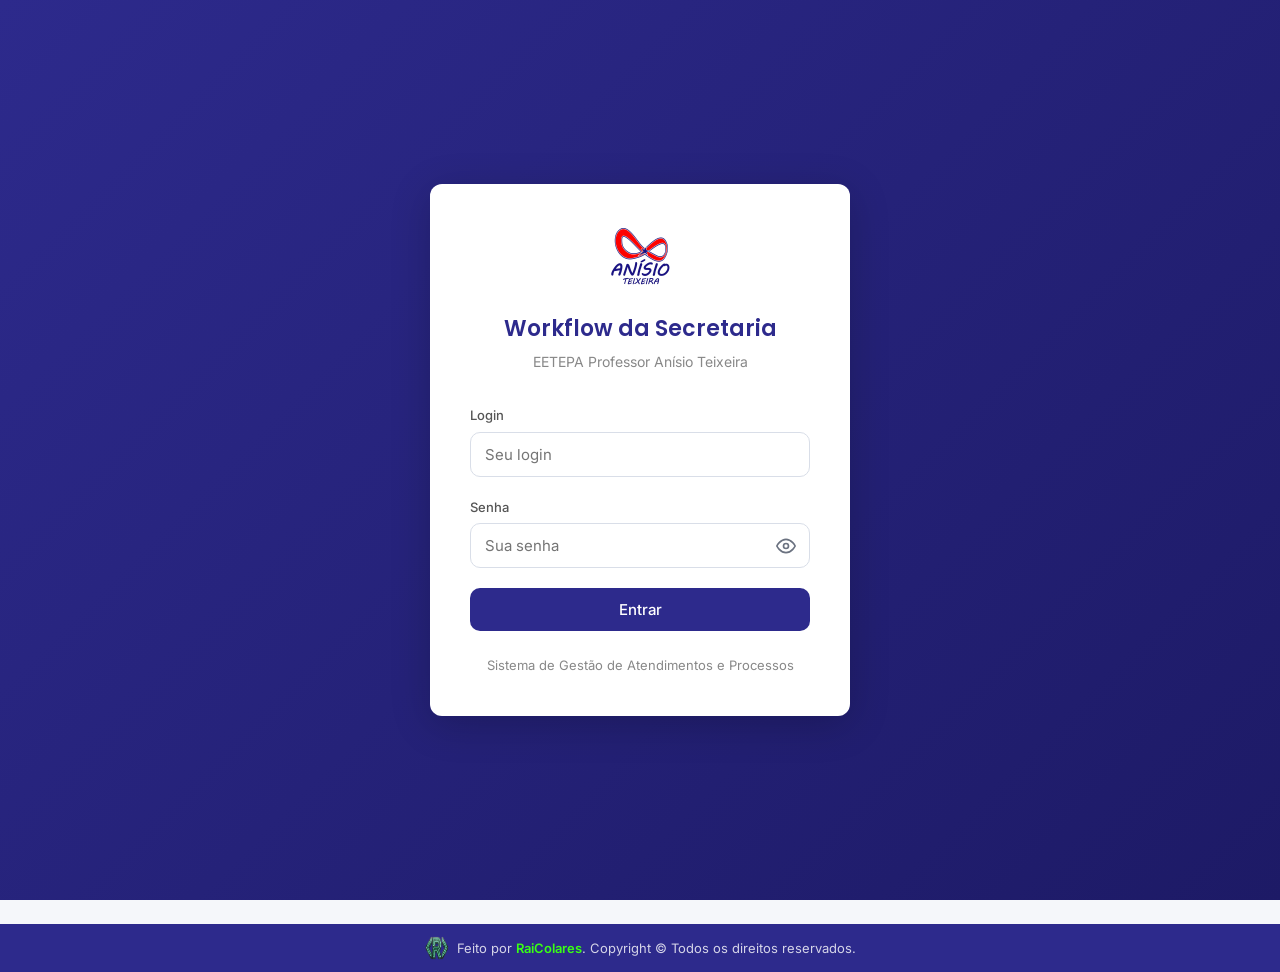
<file: relatorios.html>
<!DOCTYPE html>
<html lang="pt-BR">
<head>
  <meta charset="UTF-8">
  <meta name="viewport" content="width=device-width, initial-scale=1.0">
  <title>Relatórios - Workflow da Secretaria</title>
  <link rel="icon" href="assets/images/logo-rai.webp">
  <link rel="stylesheet" href="assets/css/style.css">
</head>
<body>
  <div class="page-content">
    <h2 style="font-size:20px;color:var(--primary);margin-bottom:20px;">Relatórios</h2>

    <div class="grid-3">
      <div class="card" style="cursor:pointer;">
        <div class="card-header">
          <h3 class="card-title">Atendimentos por servidor</h3>
        </div>
        <p style="color:#888;font-size:13px;">Total de atendimentos agrupados por servidor.</p>
      </div>

      <div class="card" style="cursor:pointer;">
        <div class="card-header">
          <h3 class="card-title">Atendimentos por período</h3>
        </div>
        <p style="color:#888;font-size:13px;">Filtre por data inicial e final.</p>
      </div>

      <div class="card" style="cursor:pointer;">
        <div class="card-header">
          <h3 class="card-title">Solicitações mais frequentes</h3>
        </div>
        <p style="color:#888;font-size:13px;">Ranking dos tipos de solicitação.</p>
      </div>

      <div class="card" style="cursor:pointer;">
        <div class="card-header">
          <h3 class="card-title">Tempo médio de atendimento</h3>
        </div>
        <p style="color:#888;font-size:13px;">Média de dias para conclusão.</p>
      </div>

      <div class="card" style="cursor:pointer;">
        <div class="card-header">
          <h3 class="card-title">Protocolos atrasados</h3>
        </div>
        <p style="color:#888;font-size:13px;">Demandas que excederam o prazo.</p>
      </div>

      <div class="card" style="cursor:pointer;">
        <div class="card-header">
          <h3 class="card-title">Protocolos concluídos</h3>
        </div>
        <p style="color:#888;font-size:13px;">Total de protocolos finalizados.</p>
      </div>
    </div>

    <div class="card" style="margin-top:20px;">
      <div class="card-header">
        <h3 class="card-title">Exportar dados</h3>
      </div>
      <div style="display:flex;gap:8px;">
        <button class="btn btn-outline">Exportar para Excel</button>
        <button class="btn btn-outline">Exportar para PDF</button>
      </div>
    </div>
  </div>

  <script src="assets/js/utils.js"></script>
  <script src="assets/js/layout.js"></script>
  <script>
    document.addEventListener('DOMContentLoaded', () => {
      requireAuth();
    });
  </script>
</body>
</html>
</file>
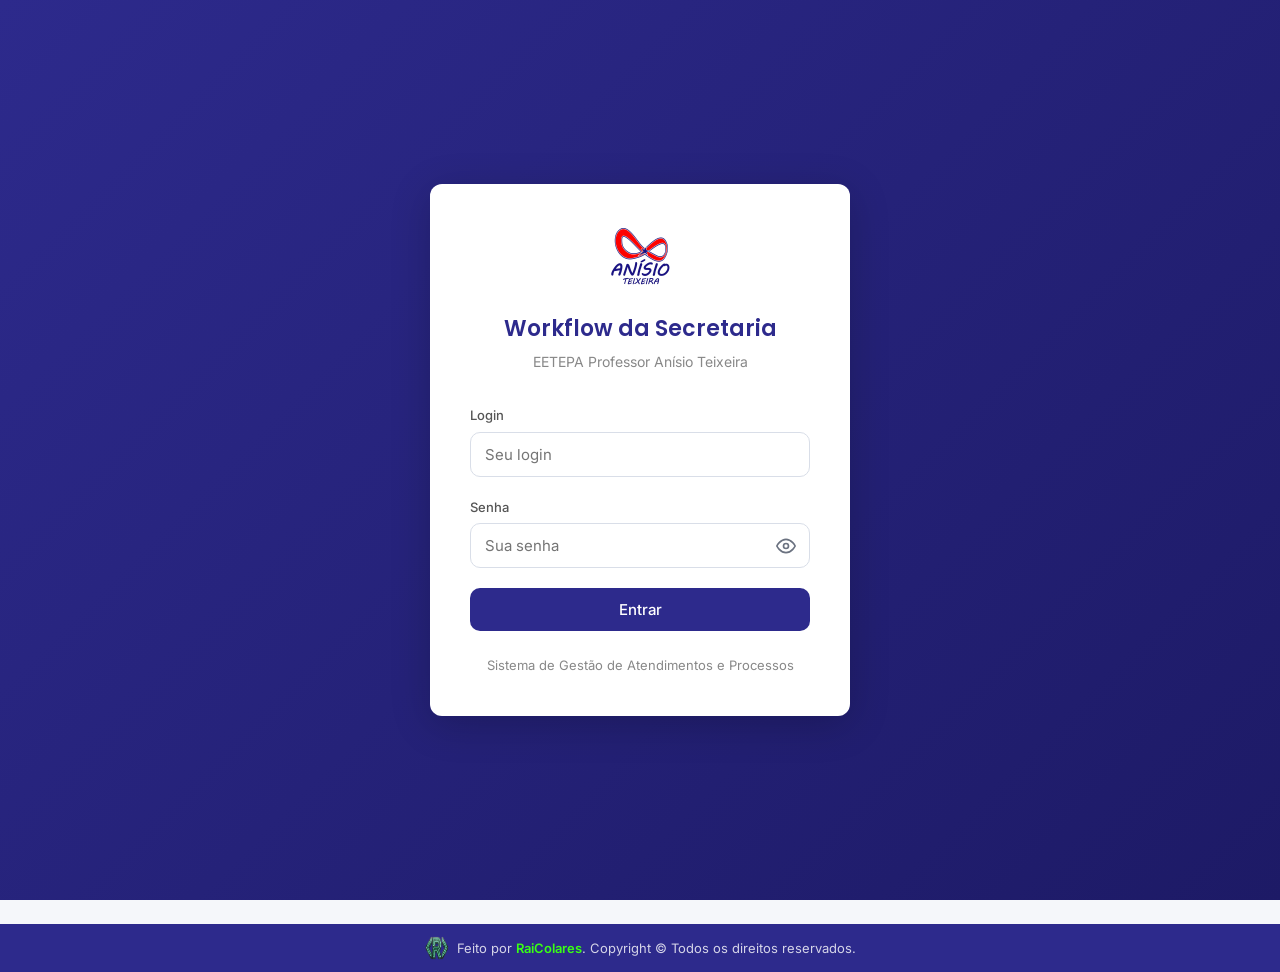
<file: turmas.html>
<!DOCTYPE html>
<html lang="pt-BR">
<head>
  <meta charset="UTF-8">
  <meta name="viewport" content="width=device-width, initial-scale=1.0">
  <title>Turmas - Workflow da Secretaria</title>
  <link rel="icon" href="assets/images/logo-rai.webp">
  <link rel="stylesheet" href="assets/css/style.css">
</head>
<body>
  <div class="page-content">
    <div style="display:flex;justify-content:space-between;align-items:center;margin-bottom:20px;">
      <h2 style="font-size:20px;color:var(--primary);">Gestão de Turmas</h2>
      <button class="btn btn-primary" onclick="openModal()">+ Nova Turma</button>
    </div>

    <div class="card">
      <div class="table-container">
        <table id="turmasTable">
          <thead>
            <tr>
              <th>Curso</th>
              <th>Turma</th>
              <th>Modalidade</th>
              <th>Assistente</th>
              <th style="width:120px;">Ações</th>
            </tr>
          </thead>
          <tbody id="turmasBody">
          </tbody>
        </table>
      </div>
      <div id="turmasEmpty" class="empty-state" style="display:none;">
        <p>Nenhuma turma cadastrada.</p>
      </div>
    </div>

    <div class="modal-overlay" id="turmaModal">
      <div class="modal">
        <div class="modal-header">
          <h3 class="modal-title" id="modalTitle">Nova Turma</h3>
          <button class="modal-close" onclick="closeModal()">&times;</button>
        </div>
        <form id="turmaForm">
          <input type="hidden" id="turmaId">
          <div class="form-group">
            <label class="form-label">Curso <span style="color:var(--red)">*</span></label>
            <input type="text" class="form-input" id="turmaCurso"
                   placeholder="Ex: Administração" required>
          </div>
          <div class="form-group">
            <label class="form-label">Turma <span style="color:var(--red)">*</span></label>
            <input type="text" class="form-input" id="turmaNome"
                   placeholder="Ex: P1MIA01" required>
          </div>
          <div class="form-group">
            <label class="form-label">Modalidade</label>
            <select class="form-select" id="turmaModalidade">
              <option value="">Selecione</option>
              <option value="Integrado">Integrado</option>
              <option value="Subsequente">Subsequente</option>
              <option value="EJATEC">EJATEC</option>
            </select>
          </div>
          <div class="form-group">
            <label class="form-label">Assistente responsável <span style="color:var(--red)">*</span></label>
            <select class="form-select" id="turmaAssistente" required>
              <option value="">Selecione um assistente</option>
              <option value="2">Wal</option>
            </select>
          </div>
          <div class="modal-footer">
            <button type="button" class="btn btn-outline" onclick="closeModal()">Cancelar</button>
            <button type="submit" class="btn btn-primary" id="turmaSubmitBtn">Salvar</button>
          </div>
        </form>
      </div>
    </div>
  </div>

  <script src="assets/js/utils.js"></script>
  <script src="assets/js/layout.js"></script>
  <script>
    let editingId = null;
    let turmasCache = [];
    let assistentesCache = [];

    document.addEventListener('DOMContentLoaded', async () => {
      const user = requireRole('secretario');
      if (!user) return;
      await carregarAssistentes();
      await carregarTurmas();
    });

    async function carregarTurmas() {
      const res = await apiRequest('listar_turmas');
      turmasCache = res.success ? res.turmas : [];

      const tbody = document.getElementById('turmasBody');
      const empty = document.getElementById('turmasEmpty');

      tbody.innerHTML = '';

      if (turmasCache.length === 0) {
        empty.style.display = 'block';
        return;
      }

      empty.style.display = 'none';
      turmasCache.forEach(t => {
        const assistenteNome = assistentesCache.find(a => a.id === t.assistente_id)?.nome || '—';
        const tr = document.createElement('tr');
        tr.innerHTML = `
          <td>${t.curso}</td>
          <td><strong>${t.turma}</strong></td>
          <td>${t.modalidade || '—'}</td>
          <td>${assistenteNome}</td>
          <td>
            <div class="actions">
              <button class="btn btn-outline btn-sm" onclick="editarTurma('${t.id}')">
                Editar
              </button>
              <button class="btn btn-red btn-sm" onclick="excluirTurma('${t.id}')">
                Excluir
              </button>
            </div>
          </td>
        `;
        tbody.appendChild(tr);
      });
    }

    async function carregarAssistentes() {
      const res = await apiRequest('listar_usuarios');
      assistentesCache = res.success
        ? res.usuarios.filter(u => u.perfil === 'assistente' && u.ativo !== false)
        : [];

      const select = document.getElementById('turmaAssistente');
      select.innerHTML = '<option value="">Selecione um assistente</option>' +
        assistentesCache.map(a =>
          `<option value="${a.id}">${a.nome}</option>`
        ).join('');
    }

    function openModal() {
      editingId = null;
      document.getElementById('turmaForm').reset();
      document.getElementById('turmaId').value = '';
      document.getElementById('modalTitle').textContent = 'Nova Turma';
      document.getElementById('turmaSubmitBtn').textContent = 'Salvar';
      document.getElementById('turmaModal').classList.add('open');
    }

    function closeModal() {
      document.getElementById('turmaModal').classList.remove('open');
    }

    function editarTurma(id) {
      const t = turmasCache.find(x => x.id === id);
      if (!t) return;

      editingId = id;
      document.getElementById('modalTitle').textContent = 'Editar Turma';
      document.getElementById('turmaSubmitBtn').textContent = 'Atualizar';
      document.getElementById('turmaId').value = id;
      document.getElementById('turmaCurso').value = t.curso;
      document.getElementById('turmaNome').value = t.turma;
      document.getElementById('turmaModalidade').value = t.modalidade || '';
      document.getElementById('turmaAssistente').value = t.assistente_id || '';

      document.getElementById('turmaModal').classList.add('open');
    }

    async function excluirTurma(id) {
      if (!confirm('Tem certeza que deseja excluir esta turma?')) return;

      const res = await apiRequest('excluir_turma', { id });

      if (!res.success) {
        showToast(res.error || 'Erro ao excluir turma.', 'error');
        return;
      }

      await carregarTurmas();
      showToast('Turma excluída com sucesso!');
    }

    document.getElementById('turmaForm').addEventListener('submit', async function(e) {
      e.preventDefault();

      const curso = document.getElementById('turmaCurso').value.trim();
      const turma = document.getElementById('turmaNome').value.trim();
      const modalidade = document.getElementById('turmaModalidade').value;
      const assistenteId = document.getElementById('turmaAssistente').value;

      if (!curso || !turma || !assistenteId) {
        showToast('Preencha todos os campos obrigatórios.', 'error');
        return;
      }

      const payload = {
        curso, turma, modalidade, assistente_id: assistenteId,
      };

      const id = document.getElementById('turmaId').value;
      if (id) payload.id = id;

      const res = await apiRequest('salvar_turma', payload);

      if (!res.success) {
        showToast(res.error || 'Erro ao salvar turma.', 'error');
        return;
      }

      await carregarTurmas();
      closeModal();
      showToast(editingId ? 'Turma atualizada!' : 'Turma cadastrada!');
    });

    document.getElementById('turmaModal').addEventListener('click', function(e) {
      if (e.target === this) closeModal();
    });
  </script>
</body>
</html>
</file>
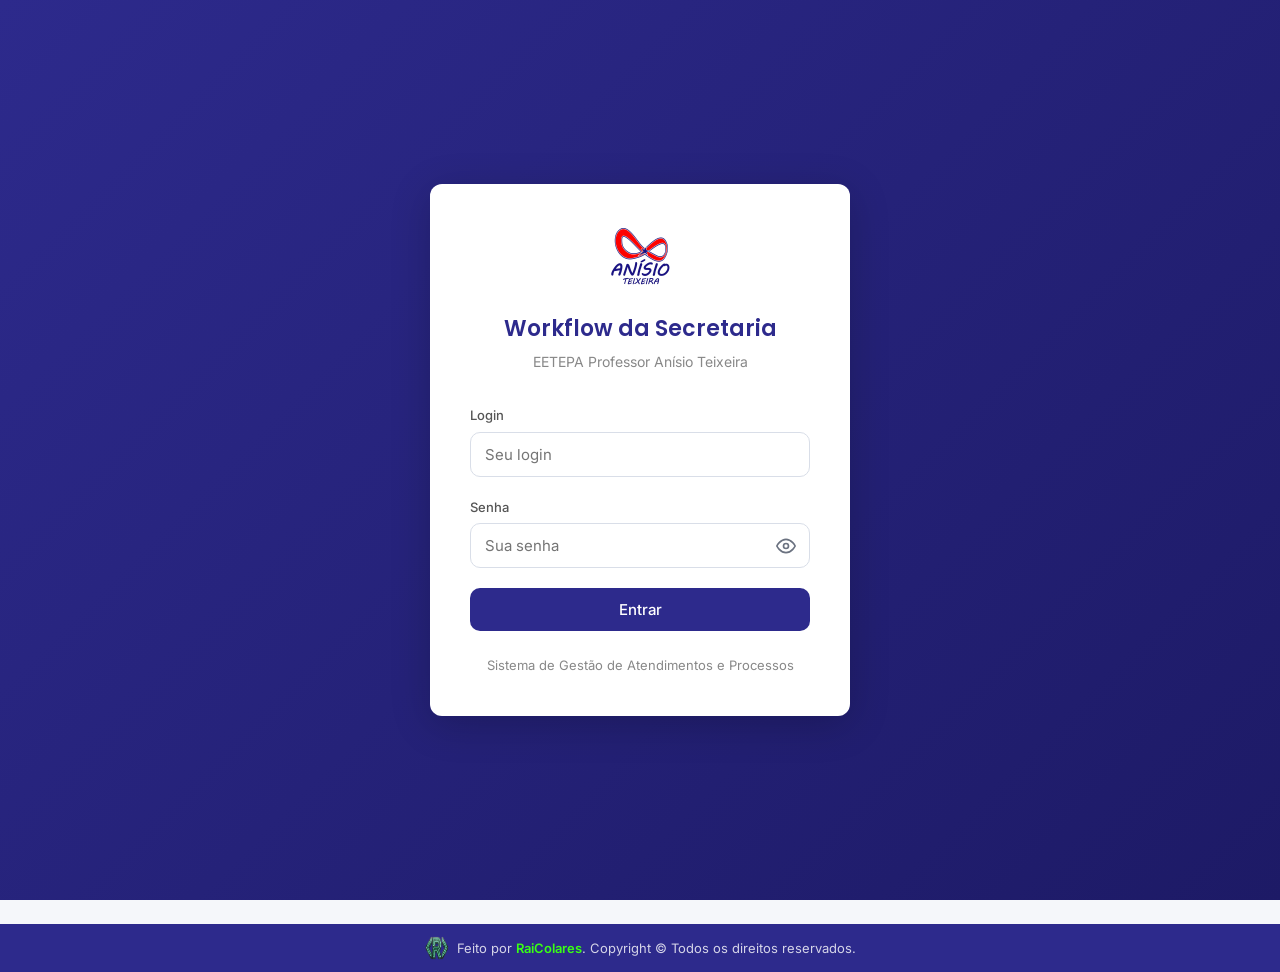
<file: usuarios.html>
<!DOCTYPE html>
<html lang="pt-BR">
<head>
  <meta charset="UTF-8">
  <meta name="viewport" content="width=device-width, initial-scale=1.0">
  <title>Usuários - Workflow da Secretaria</title>
  <link rel="icon" href="assets/images/logo-rai.webp">
  <link rel="stylesheet" href="assets/css/style.css">
</head>
<body>
  <div class="page-content">
    <div style="display:flex;justify-content:space-between;align-items:center;margin-bottom:20px;">
      <h2 style="font-size:20px;color:var(--primary);">Usuários</h2>
      <button class="btn btn-primary" onclick="openModal()">+ Novo Usuário</button>
    </div>

    <div class="card">
      <div class="table-container">
        <table>
          <thead>
            <tr>
              <th>ID</th>
              <th>Nome</th>
              <th>Login</th>
              <th>Perfil</th>
              <th>Status</th>
              <th style="width:160px;">Ações</th>
            </tr>
          </thead>
          <tbody id="usuariosBody"></tbody>
        </table>
      </div>
      <div id="usuariosEmpty" class="empty-state" style="display:none;">
        <p>Nenhum usuário cadastrado.</p>
      </div>
    </div>

    <div class="modal-overlay" id="usuarioModal">
      <div class="modal">
        <div class="modal-header">
          <h3 class="modal-title" id="modalTitle">Novo Usuário</h3>
          <button class="modal-close" onclick="closeModal()">&times;</button>
        </div>
        <form id="usuarioForm">
          <input type="hidden" id="usuarioId">
          <div class="form-row">
            <div class="form-group">
              <label class="form-label">Nome <span style="color:var(--red)">*</span></label>
              <input type="text" class="form-input" id="usuarioNome" required>
            </div>
            <div class="form-group">
              <label class="form-label">Login <span style="color:var(--red)">*</span></label>
              <input type="text" class="form-input" id="usuarioLogin" required>
            </div>
          </div>
          <div class="form-row">
            <div class="form-group">
              <label class="form-label">Senha <span style="color:var(--red)">*</span></label>
              <input type="password" class="form-input" id="usuarioSenha"
                     placeholder="Mín. 6 caracteres">
            </div>
            <div class="form-group">
              <label class="form-label">Perfil <span style="color:var(--red)">*</span></label>
              <select class="form-select" id="usuarioPerfil" required>
                <option value="">Selecione</option>
                <option value="secretario">Secretário</option>
                <option value="assistente">Assistente</option>
              </select>
            </div>
          </div>
          <div class="modal-footer">
            <button type="button" class="btn btn-outline" onclick="closeModal()">Cancelar</button>
            <button type="submit" class="btn btn-primary">Salvar</button>
          </div>
        </form>
      </div>
    </div>
  </div>

  <script src="assets/js/utils.js"></script>
  <script src="assets/js/layout.js"></script>
  <script>
    let editingUserId = null;
    let usuariosCache = [];

    document.addEventListener('DOMContentLoaded', async () => {
      requireRole('secretario');
      await carregarUsuarios();
    });

    async function carregarUsuarios() {
      const res = await apiRequest('listar_usuarios');
      const usuarios = res.success ? res.usuarios : [];
      usuariosCache = usuarios;

      const tbody = document.getElementById('usuariosBody');
      const empty = document.getElementById('usuariosEmpty');

      tbody.innerHTML = '';
      if (usuarios.length === 0) {
        empty.style.display = 'block';
        return;
      }

      empty.style.display = 'none';
      usuarios.forEach(u => {
        const tr = document.createElement('tr');
        tr.innerHTML = `
          <td>${u.id}</td>
          <td><strong>${u.nome}</strong></td>
          <td>${u.login}</td>
          <td>${u.perfil === 'secretario' ? 'Secretário' : 'Assistente'}</td>
          <td><span class="badge ${u.ativo !== false ? 'badge-success' : 'badge-error'}">
            ${u.ativo !== false ? 'Ativo' : 'Inativo'}</span></td>
          <td>
            <div class="actions">
              <button class="btn btn-outline btn-sm" onclick="editarUsuario('${u.id}')">Editar</button>
              <button class="btn btn-sm ${u.ativo !== false ? 'btn-ghost' : 'btn-outline'}"
                      onclick="toggleStatus('${u.id}')">
                ${u.ativo !== false ? 'Desativar' : 'Ativar'}</button>
              <button class="btn btn-red btn-sm" onclick="excluirUsuario('${u.id}')">Excluir</button>
            </div>
          </td>
        `;
        tbody.appendChild(tr);
      });
    }

    function openModal() {
      editingUserId = null;
      document.getElementById('usuarioForm').reset();
      document.getElementById('usuarioId').value = '';
      document.getElementById('modalTitle').textContent = 'Novo Usuário';
      document.getElementById('usuarioSenha').required = true;
      document.getElementById('usuarioModal').classList.add('open');
    }

    function closeModal() {
      document.getElementById('usuarioModal').classList.remove('open');
    }

    function editarUsuario(id) {
      const u = usuariosCache.find(x => x.id === id);
      if (!u) return;

      editingUserId = id;
      document.getElementById('modalTitle').textContent = 'Editar Usuário';
      document.getElementById('usuarioId').value = id;
      document.getElementById('usuarioNome').value = u.nome;
      document.getElementById('usuarioLogin').value = u.login;
      document.getElementById('usuarioSenha').required = false;
      document.getElementById('usuarioSenha').placeholder = 'Deixe em branco para manter';
      document.getElementById('usuarioPerfil').value = u.perfil;
      document.getElementById('usuarioModal').classList.add('open');
    }

    async function toggleStatus(id) {
      const u = usuariosCache.find(x => x.id === id);
      if (!u) return;

      const novoAtivo = u.ativo === false ? true : false;

      const res = await apiRequest('salvar_usuario', {
        id: u.id,
        nome: u.nome,
        login: u.login,
        perfil: u.perfil,
        ativo: novoAtivo,
      });

      if (!res.success) {
        showToast('Erro ao alterar status.', 'error');
        return;
      }

      await carregarUsuarios();
      showToast(`Usuário ${novoAtivo ? 'ativado' : 'desativado'} com sucesso!`);
    }

    async function excluirUsuario(id) {
      if (!confirm('Tem certeza que deseja excluir este usuário?')) return;

      const res = await apiRequest('excluir_usuario', { id });

      if (!res.success) {
        showToast(res.error || 'Erro ao excluir usuário.', 'error');
        return;
      }

      await carregarUsuarios();
      showToast('Usuário excluído com sucesso!');
    }

    document.getElementById('usuarioForm').addEventListener('submit', async function(e) {
      e.preventDefault();
      const nome = document.getElementById('usuarioNome').value.trim();
      const login = document.getElementById('usuarioLogin').value.trim();
      const senha = document.getElementById('usuarioSenha').value;
      const perfil = document.getElementById('usuarioPerfil').value;

      if (!nome || !login || !perfil) {
        showToast('Preencha nome, login e perfil.', 'error');
        return;
      }

      if (!editingUserId && (!senha || senha.length < 6)) {
        showToast('A senha deve ter no mínimo 6 caracteres.', 'error');
        return;
      }

      const payload = { nome, login, perfil };
      if (editingUserId) {
        payload.id = editingUserId;
        if (senha) payload.senha = senha;
      } else {
        payload.senha = senha;
      }

      const res = await apiRequest('salvar_usuario', payload);

      if (!res.success) {
        showToast(res.error || 'Erro ao salvar usuário.', 'error');
        return;
      }

      await carregarUsuarios();
      closeModal();
      showToast(editingUserId ? 'Usuário atualizado!' : 'Usuário cadastrado!');
    });

    document.getElementById('usuarioModal').addEventListener('click', function(e) {
      if (e.target === this) closeModal();
    });
  </script>
</body>
</html>
</file>
<file: assets/css/style.css>
@import url('https://fonts.googleapis.com/css2?family=Inter:wght@400;500;600&family=Poppins:wght@600;700&display=swap');

:root {
  --primary: #2D2A8C;
  --neon-green: #39ff14;
  --primary-dark: #1D1A66;
  --red: #F31818;
  --red-dark: #C91010;
  --white: #FFFFFF;
  --gray-light: #F5F7FA;
  --gray-medium: #D9DEE8;
  --text: #2B2B2B;
  --success: #28A745;
  --warning: #FFC107;
  --error: #DC3545;
  --radius-card: 12px;
  --radius-btn: 10px;
  --shadow: 0 2px 8px rgba(0,0,0,0.08);
  --shadow-hover: 0 4px 16px rgba(0,0,0,0.12);
  --sidebar-width: 250px;
  --sidebar-collapsed: 70px;
  --header-height: 60px;
  --font-title: 'Poppins', sans-serif;
  --font-body: 'Inter', sans-serif;
}

* { margin: 0; padding: 0; box-sizing: border-box; }

body {
  font-family: var(--font-body);
  color: var(--text);
  background: var(--gray-light);
  line-height: 1.6;
  display: flex;
  flex-direction: column;
  min-height: 100vh;
}

h1, h2, h3, h4, h5, h6 {
  font-family: var(--font-title);
  font-weight: 600;
}

a { text-decoration: none; color: inherit; }
ul { list-style: none; }

/* ─── LAYOUT ─── */
.app-layout {
  display: flex;
  min-height: 100vh;
}

/* ─── SIDEBAR ─── */
.sidebar {
  width: var(--sidebar-width);
  background: var(--primary);
  color: var(--white);
  display: flex;
  flex-direction: column;
  position: fixed;
  top: 0;
  left: 0;
  height: 100vh;
  z-index: 100;
  transition: width 0.3s ease;
  overflow: hidden;
}

.sidebar.collapsed {
  width: var(--sidebar-collapsed);
}

.sidebar-header {
  display: flex;
  align-items: center;
  gap: 12px;
  padding: 16px;
  border-bottom: 1px solid rgba(255,255,255,0.1);
  min-height: var(--header-height);
}

.sidebar-header .logo {
  width: 36px;
  height: 36px;
  flex-shrink: 0;
}

.sidebar-header .brand {
  font-family: var(--font-title);
  font-size: 14px;
  font-weight: 700;
  line-height: 1.2;
  white-space: nowrap;
  overflow: hidden;
}

.sidebar.collapsed .brand,
.sidebar.collapsed .nav-label,
.sidebar.collapsed .nav-badge {
  display: none;
}

.sidebar-nav {
  flex: 1;
  padding: 12px 0;
  overflow-y: auto;
}

.nav-item {
  display: flex;
  align-items: center;
  gap: 12px;
  padding: 10px 16px;
  color: rgba(255,255,255,0.8);
  transition: all 0.2s;
  cursor: pointer;
  white-space: nowrap;
  border-left: 3px solid transparent;
}

.nav-item:hover {
  background: rgba(255,255,255,0.1);
  color: var(--white);
}

.nav-item.active {
  background: rgba(255,255,255,0.15);
  color: var(--white);
  border-left-color: var(--red);
}

.nav-item .nav-icon {
  width: 22px;
  height: 22px;
  flex-shrink: 0;
  display: flex;
  align-items: center;
  justify-content: center;
}

.nav-item .nav-icon svg {
  width: 20px;
  height: 20px;
}

.nav-label {
  font-size: 14px;
  font-weight: 500;
}

.nav-badge {
  margin-left: auto;
  background: var(--red);
  color: var(--white);
  font-size: 11px;
  padding: 2px 8px;
  border-radius: 10px;
}

.sidebar-footer {
  padding: 12px 16px;
  border-top: 1px solid rgba(255,255,255,0.1);
}

.sidebar-toggle {
  background: transparent;
  border: none;
  color: rgba(255,255,255,0.8);
  cursor: pointer;
  padding: 8px;
  border-radius: var(--radius-btn);
  display: flex;
  align-items: center;
  justify-content: center;
  width: 100%;
}

.sidebar-toggle:hover {
  background: rgba(255,255,255,0.1);
  color: var(--white);
}

/* ─── MAIN CONTENT ─── */
.main-content {
  flex: 1;
  margin-left: var(--sidebar-width);
  transition: margin-left 0.3s ease;
}

.sidebar.collapsed ~ .main-content {
  margin-left: var(--sidebar-collapsed);
}

/* ─── HEADER ─── */
.top-header {
  position: sticky;
  top: 0;
  z-index: 50;
  background: var(--white);
  border-bottom: 1px solid var(--gray-medium);
  padding: 0 24px;
  height: var(--header-height);
  display: flex;
  align-items: center;
  justify-content: space-between;
}

.top-header .page-title {
  font-size: 18px;
  font-weight: 600;
  color: var(--primary);
}

.top-header .header-right {
  display: flex;
  align-items: center;
  gap: 16px;
}

.user-info {
  display: flex;
  align-items: center;
  gap: 8px;
  font-size: 14px;
}

.user-avatar {
  width: 36px;
  height: 36px;
  border-radius: 50%;
  background: var(--primary);
  color: var(--white);
  display: flex;
  align-items: center;
  justify-content: center;
  font-weight: 600;
  font-size: 14px;
}

.user-name {
  font-weight: 500;
}

.user-role {
  font-size: 12px;
  color: #888;
}

/* ─── PAGE CONTENT ─── */
.page-content {
  padding: 24px;
}

/* ─── CARDS ─── */
.card {
  background: var(--white);
  border-radius: var(--radius-card);
  box-shadow: var(--shadow);
  padding: 20px;
}

.card:hover {
  box-shadow: var(--shadow-hover);
}

.card-header {
  display: flex;
  align-items: center;
  justify-content: space-between;
  margin-bottom: 16px;
}

.card-title {
  font-size: 16px;
  font-weight: 600;
  color: var(--primary);
}

/* ─── STAT CARDS ─── */
.stat-cards {
  display: grid;
  grid-template-columns: repeat(auto-fit, minmax(200px, 1fr));
  gap: 16px;
  margin-bottom: 24px;
}

.stat-card {
  background: var(--white);
  border-radius: var(--radius-card);
  box-shadow: var(--shadow);
  padding: 20px;
  display: flex;
  align-items: center;
  gap: 16px;
}

.stat-icon {
  width: 48px;
  height: 48px;
  border-radius: var(--radius-card);
  display: flex;
  align-items: center;
  justify-content: center;
  font-size: 22px;
  flex-shrink: 0;
}

.stat-icon.blue { background: #e8eaff; color: var(--primary); }
.stat-icon.red { background: #ffe8e8; color: var(--red); }
.stat-icon.green { background: #e8f5e9; color: var(--success); }
.stat-icon.yellow { background: #fff8e1; color: var(--warning); }

.stat-info .stat-value {
  font-size: 28px;
  font-weight: 700;
  line-height: 1.2;
}

.stat-info .stat-label {
  font-size: 13px;
  color: #888;
}

/* ─── BUTTONS ─── */
.btn {
  display: inline-flex;
  align-items: center;
  gap: 8px;
  padding: 10px 20px;
  border-radius: var(--radius-btn);
  font-family: var(--font-body);
  font-size: 14px;
  font-weight: 500;
  border: none;
  cursor: pointer;
  transition: all 0.2s;
  white-space: nowrap;
}

.btn-primary {
  background: var(--primary);
  color: var(--white);
}

.btn-primary:hover {
  background: var(--primary-dark);
}

.btn-red {
  background: var(--red);
  color: var(--white);
}

.btn-red:hover {
  background: var(--red-dark);
}

.btn-outline {
  background: transparent;
  border: 1.5px solid var(--gray-medium);
  color: var(--text);
}

.btn-outline:hover {
  border-color: var(--primary);
  color: var(--primary);
}

.btn-ghost {
  background: transparent;
  color: #888;
}

.btn-ghost:hover {
  background: var(--gray-light);
  color: var(--text);
}

.btn-sm {
  padding: 6px 12px;
  font-size: 13px;
}

.btn-icon {
  width: 36px;
  height: 36px;
  padding: 0;
  display: flex;
  align-items: center;
  justify-content: center;
}

.btn:disabled {
  opacity: 0.5;
  cursor: not-allowed;
}

/* ─── FORMS ─── */
.form-group {
  margin-bottom: 16px;
}

.form-label {
  display: block;
  font-size: 13px;
  font-weight: 500;
  color: #555;
  margin-bottom: 6px;
}

.form-input,
.form-select,
.form-textarea {
  width: 100%;
  padding: 10px 12px;
  border: 1.5px solid var(--gray-medium);
  border-radius: var(--radius-btn);
  font-family: var(--font-body);
  font-size: 14px;
  color: var(--text);
  transition: border-color 0.2s;
  background: var(--white);
}

.form-input:focus,
.form-select:focus,
.form-textarea:focus {
  outline: none;
  border-color: var(--primary);
  box-shadow: 0 0 0 3px rgba(45,42,140,0.1);
}

.form-input.error,
.form-select.error,
.form-textarea.error {
  border-color: var(--error);
}

.form-textarea {
  resize: vertical;
  min-height: 80px;
}

.form-input:read-only {
  background: var(--gray-light);
  color: #888;
}

.form-row {
  display: grid;
  grid-template-columns: 1fr 1fr;
  gap: 16px;
}

.form-row-3 {
  display: grid;
  grid-template-columns: 1fr 1fr 1fr;
  gap: 16px;
}

/* ─── CHECKBOX / RADIO ─── */
.checkbox-group,
.radio-group {
  display: flex;
  gap: 16px;
  flex-wrap: wrap;
}

.checkbox-label,
.radio-label {
  display: flex;
  align-items: center;
  gap: 8px;
  font-size: 14px;
  cursor: pointer;
}

.checkbox-label input[type="checkbox"],
.radio-label input[type="radio"] {
  width: 18px;
  height: 18px;
  accent-color: var(--primary);
}

/* ─── TABLES ─── */
.table-container {
  overflow-x: auto;
}

table {
  width: 100%;
  border-collapse: collapse;
}

th {
  text-align: left;
  padding: 12px 16px;
  font-size: 13px;
  font-weight: 600;
  color: #888;
  border-bottom: 2px solid var(--gray-medium);
  white-space: nowrap;
}

td {
  padding: 12px 16px;
  font-size: 14px;
  border-bottom: 1px solid var(--gray-light);
}

tr:nth-child(even) td {
  background: var(--gray-light);
}

tr:hover td {
  background: #eef0f8;
}

td .actions {
  display: flex;
  gap: 4px;
}

/* ─── STATUS BADGE ─── */
.badge {
  display: inline-block;
  padding: 4px 10px;
  border-radius: 20px;
  font-size: 12px;
  font-weight: 500;
}

.badge-success { background: #e8f5e9; color: #2e7d32; }
.badge-warning { background: #fff8e1; color: #f57f17; }
.badge-error { background: #ffe8e8; color: #c62828; }
.badge-info { background: #e3f2fd; color: #1565c0; }
.badge-neutral { background: var(--gray-light); color: #666; }

/* ─── MODAL ─── */
.modal-overlay {
  position: fixed;
  top: 0;
  left: 0;
  right: 0;
  bottom: 0;
  background: rgba(0,0,0,0.5);
  display: none;
  align-items: center;
  justify-content: center;
  z-index: 200;
}

.modal-overlay.open {
  display: flex;
}

.modal {
  background: var(--white);
  border-radius: var(--radius-card);
  box-shadow: 0 8px 32px rgba(0,0,0,0.2);
  width: 90%;
  max-width: 560px;
  max-height: 85vh;
  overflow-y: auto;
  padding: 24px;
}

.modal-header {
  display: flex;
  align-items: center;
  justify-content: space-between;
  margin-bottom: 20px;
}

.modal-title {
  font-size: 18px;
  font-weight: 600;
  color: var(--primary);
}

.modal-close {
  background: transparent;
  border: none;
  font-size: 24px;
  cursor: pointer;
  color: #888;
  line-height: 1;
}

.modal-close:hover {
  color: var(--text);
}

.modal-footer {
  display: flex;
  justify-content: flex-end;
  gap: 8px;
  margin-top: 20px;
  padding-top: 16px;
  border-top: 1px solid var(--gray-light);
}

/* ─── PROTOCOL DYNAMIC FIELDS ─── */
.dynamic-fields {
  margin-top: 8px;
  padding: 12px;
  background: var(--gray-light);
  border-radius: var(--radius-card);
  display: none;
}

.dynamic-fields.visible {
  display: block;
}

.dynamic-field-row {
  display: flex;
  gap: 8px;
  margin-bottom: 8px;
  align-items: center;
}

.dynamic-field-row .form-input {
  flex: 1;
}

.dynamic-field-row .btn-remove {
  flex-shrink: 0;
}

/* ─── GRID ─── */
.grid-2 {
  display: grid;
  grid-template-columns: 1fr 1fr;
  gap: 20px;
}

.grid-3 {
  display: grid;
  grid-template-columns: 1fr 1fr 1fr;
  gap: 20px;
}

/* ─── EMPTY STATE ─── */
.empty-state {
  text-align: center;
  padding: 40px 20px;
  color: #888;
}

.empty-state .empty-icon {
  font-size: 48px;
  margin-bottom: 12px;
  opacity: 0.5;
}

.empty-state p {
  font-size: 15px;
}

/* ─── TOAST ─── */
.toast-container {
  position: fixed;
  top: 20px;
  right: 20px;
  z-index: 300;
  display: flex;
  flex-direction: column;
  gap: 8px;
}

.toast {
  padding: 12px 20px;
  border-radius: var(--radius-btn);
  color: var(--white);
  font-size: 14px;
  box-shadow: var(--shadow-hover);
  animation: slideIn 0.3s ease;
  max-width: 400px;
}

.toast-success { background: var(--success); }
.toast-error { background: var(--error); }
.toast-warning { background: var(--warning); color: var(--text); }
.toast-info { background: var(--primary); }

@keyframes slideIn {
  from { transform: translateX(100%); opacity: 0; }
  to { transform: translateX(0); opacity: 1; }
}

/* ─── LOADING ─── */
.loading {
  display: flex;
  align-items: center;
  justify-content: center;
  padding: 40px;
}

.spinner {
  width: 32px;
  height: 32px;
  border: 3px solid var(--gray-medium);
  border-top-color: var(--primary);
  border-radius: 50%;
  animation: spin 0.6s linear infinite;
}

@keyframes spin {
  to { transform: rotate(360deg); }
}

/* ─── FILTERS BAR ─── */
.filters-bar {
  display: flex;
  gap: 12px;
  flex-wrap: wrap;
  align-items: end;
  margin-bottom: 20px;
  padding: 16px;
  background: var(--white);
  border-radius: var(--radius-card);
  box-shadow: var(--shadow);
}

.filters-bar .form-group {
  margin-bottom: 0;
  min-width: 160px;
}

.filters-bar .form-input,
.filters-bar .form-select {
  font-size: 13px;
  padding: 8px 10px;
}

/* ─── LOGIN PAGE ─── */
.login-page {
  min-height: 100vh;
  display: flex;
  align-items: center;
  justify-content: center;
  background: linear-gradient(135deg, var(--primary) 0%, var(--primary-dark) 100%);
  padding: 20px;
}

.login-card {
  background: var(--white);
  border-radius: var(--radius-card);
  box-shadow: 0 8px 40px rgba(0,0,0,0.2);
  padding: 40px;
  width: 100%;
  max-width: 420px;
}

.login-header {
  text-align: center;
  margin-bottom: 32px;
}

.login-header .login-logo {
  width: 64px;
  height: 64px;
  margin-bottom: 16px;
}

.login-header h1 {
  font-size: 22px;
  color: var(--primary);
  margin-bottom: 4px;
}

.login-header p {
  font-size: 14px;
  color: #888;
}

.login-form .form-group {
  margin-bottom: 20px;
}

.login-form .form-input {
  padding: 12px 14px;
  font-size: 15px;
}

.login-form .btn {
  width: 100%;
  justify-content: center;
  padding: 12px;
  font-size: 15px;
}

.login-footer {
  text-align: center;
  margin-top: 24px;
  font-size: 13px;
  color: #888;
}

/* ─── PRINT ─── */
@media print {
  .sidebar, .top-header, .btn, .no-print { display: none !important; }
  .main-content { margin-left: 0 !important; }
  .page-content { padding: 0; }
  .card { box-shadow: none; border: 1px solid #ddd; }
}

/* ─── RESPONSIVE ─── */
@media (max-width: 768px) {
  .sidebar {
    width: var(--sidebar-collapsed);
  }
  .sidebar .brand,
  .sidebar .nav-label,
  .sidebar .nav-badge {
    display: none;
  }
  .main-content {
    margin-left: var(--sidebar-collapsed);
  }
  .form-row, .form-row-3, .grid-2, .grid-3 {
    grid-template-columns: 1fr;
  }
  .stat-cards {
    grid-template-columns: repeat(2, 1fr);
  }
  .top-header {
    padding: 0 16px;
  }
  .page-content {
    padding: 16px;
  }
  .filters-bar {
    flex-direction: column;
  }
  .filters-bar .form-group {
    min-width: 100%;
  }
}

@media (max-width: 480px) {
  .stat-cards {
    grid-template-columns: 1fr;
  }
}

/* ─── FOOTER ─── */
.app-footer {
  background: var(--primary);
  color: rgba(255,255,255,0.8);
  padding: 12px 24px;
  font-size: 13px;
  text-align: center;
  margin-left: var(--sidebar-width);
  transition: margin-left 0.3s ease;
}

.sidebar.collapsed ~ .app-footer {
  margin-left: var(--sidebar-collapsed);
}

.footer-content {
  display: flex;
  align-items: center;
  justify-content: center;
  gap: 8px;
  flex-wrap: wrap;
}

.footer-logo {
  width: 24px;
  height: 24px;
  flex-shrink: 0;
}

.footer-author {
  color: var(--neon-green);
  font-weight: 600;
}

.footer-author:hover {
  text-decoration: underline;
}

.app-footer.login-footer {
  margin-left: 0;
}

/* ─── Scrollbar ─── */
::-webkit-scrollbar {
  width: 6px;
}
::-webkit-scrollbar-track {
  background: transparent;
}
::-webkit-scrollbar-thumb {
  background: var(--gray-medium);
  border-radius: 3px;
}
::-webkit-scrollbar-thumb:hover {
  background: #bbb;
}
</file>
